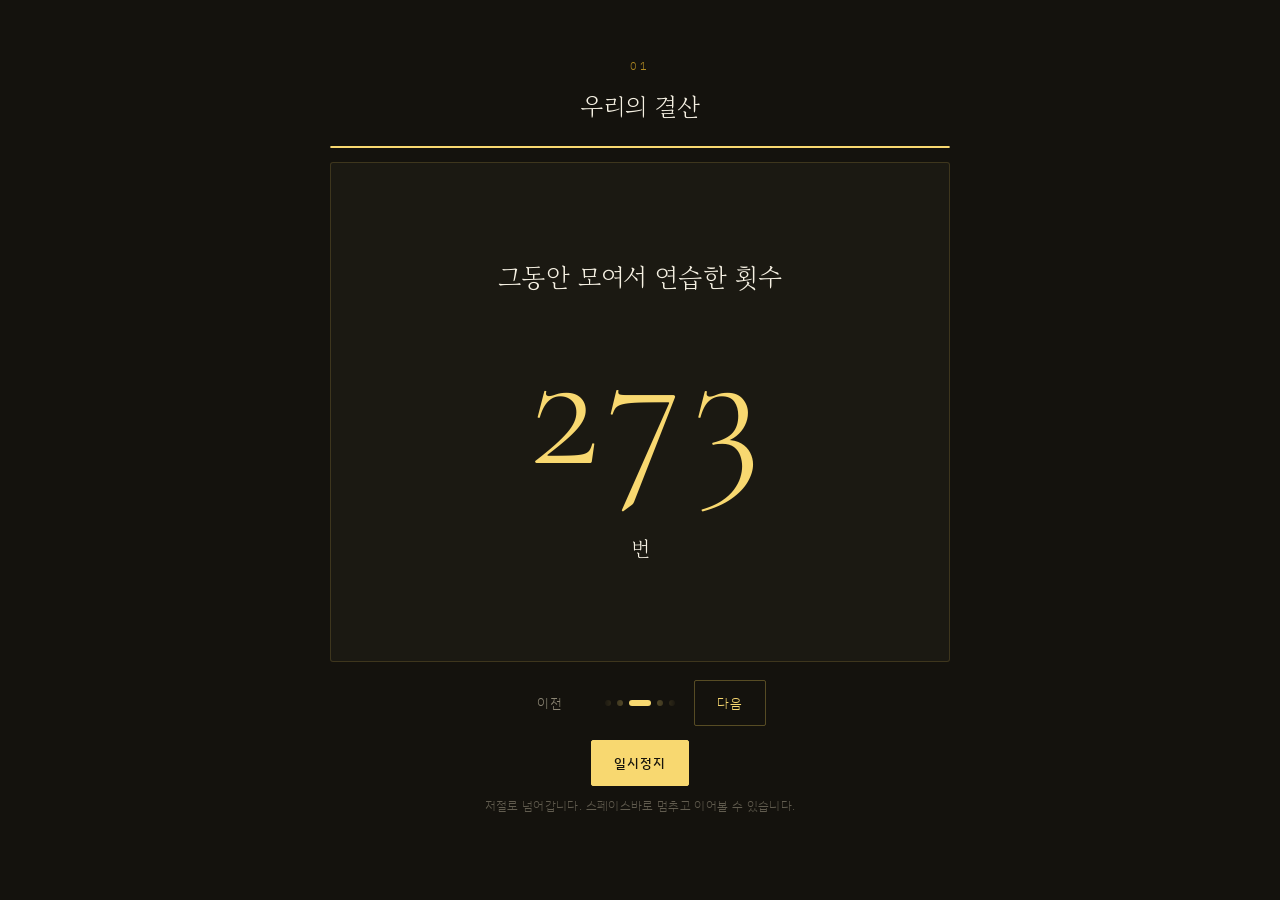
<file: index.html>
<!doctype html>
<html lang="ko">
<head>
<meta charset="utf-8">
<meta name="viewport" content="width=device-width, initial-scale=1, viewport-fit=cover">
<title>FELICIA</title>
<meta name="robots" content="noindex">
<link rel="canonical" href="wrapped.html">
<!-- 표지 대신 결산부터 시작합니다.
     표지에 메뉴를 두면 결산을 보기도 전에 응원으로 건너뛸 수 있었습니다.
     결산 → 다짐 → 응원은 마지막 장에서 차례로 이어집니다.
     replace 를 쓰는 건 뒤로 가기가 여기로 돌아와 다시 튕기지 않게 하려는 겁니다. -->
<script>location.replace("wrapped.html" + location.search + location.hash);</script>
<!-- meta refresh 는 일부러 쓰지 않습니다. 그건 방문 기록을 하나 남겨서
     결산에서 뒤로 가기를 누르면 여기로 왔다가 다시 튕겨 나가게 됩니다.
     아래 링크가 자바스크립트가 막힌 경우의 길입니다. -->
<style>
  html,body{height:100%}
  body{
    margin:0;background:#14120D;color:#F6F1E3;
    font-family:"IBM Plex Sans KR",'Malgun Gothic','Apple SD Gothic Neo',sans-serif;
    font-weight:300;display:flex;align-items:center;justify-content:center;text-align:center;
  }
  p{font-size:11px;letter-spacing:.3em;text-transform:uppercase;color:#AE8823;margin:0 0 14px}
  a{color:#F8D870;font-size:14px}
</style>
</head>
<body>
  <div>
    <p>FELICIA</p>
    <a href="wrapped.html">우리의 결산으로 →</a>
  </div>
</body>
</html>
</file>
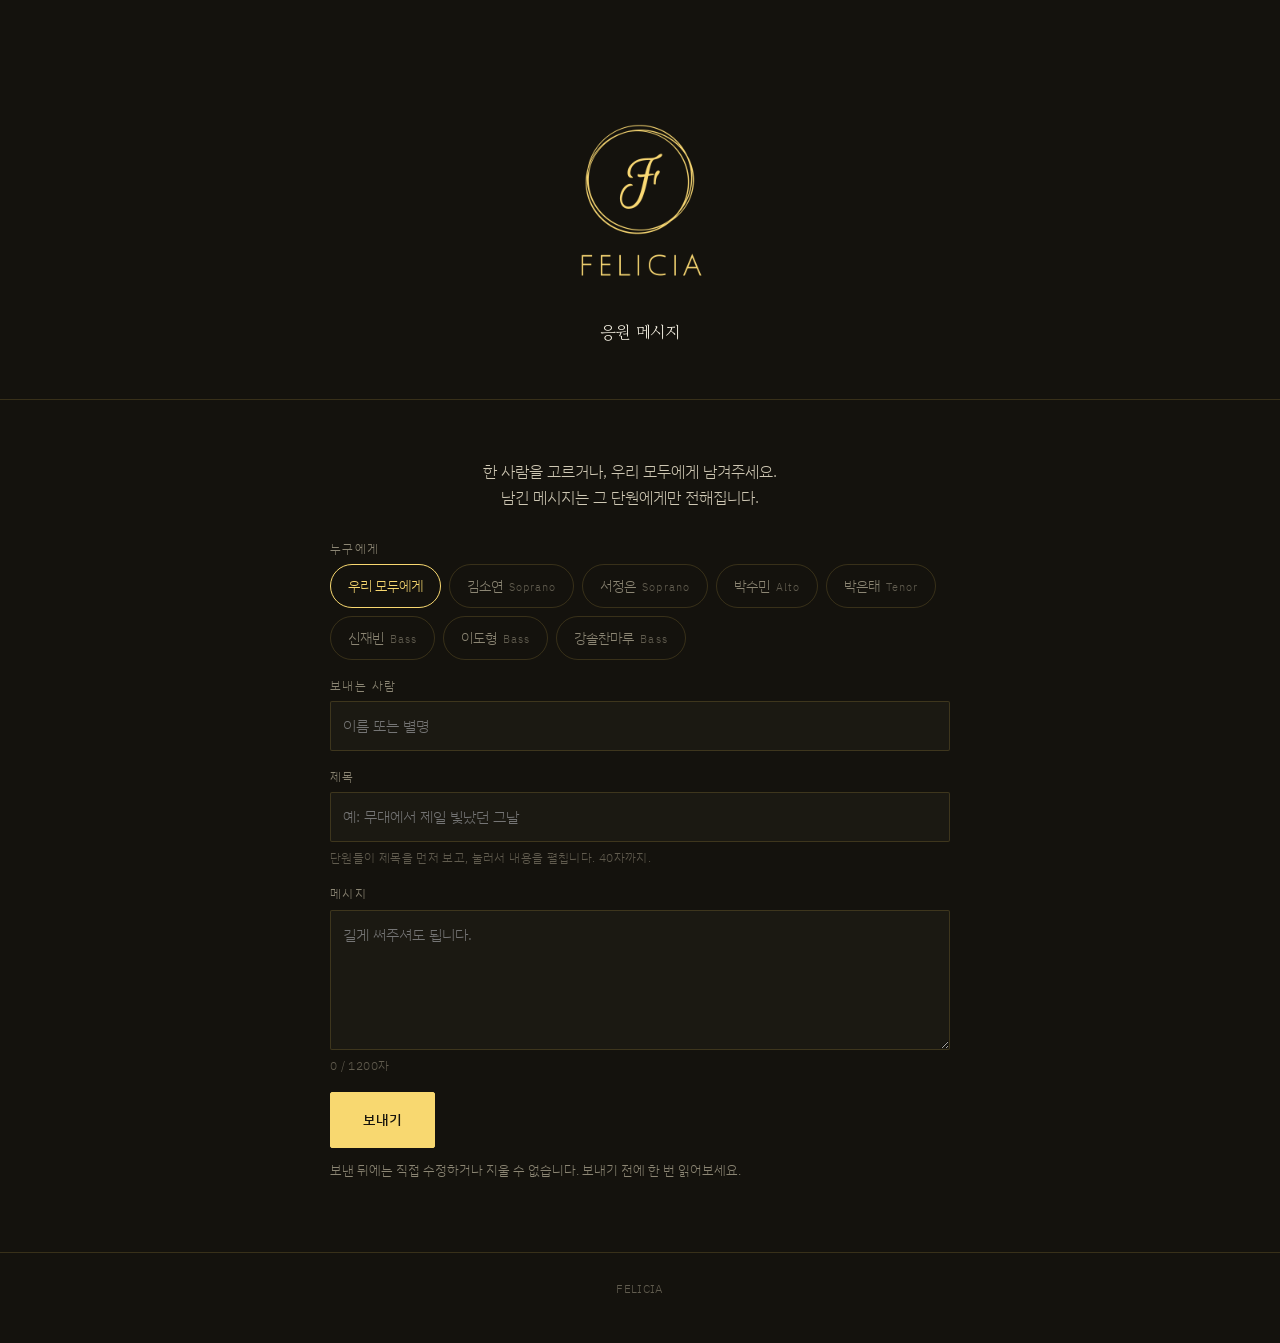
<file: cheer.html>
<!doctype html>
<html lang="ko">
<head>
<meta charset="utf-8">
<meta name="viewport" content="width=device-width, initial-scale=1, viewport-fit=cover">
<title>FELICIA 응원 메시지</title>
<meta name="description" content="중창단 FELICIA 단원들에게 응원 메시지를 남겨주세요.">
<link rel="stylesheet" href="https://fonts.googleapis.com/css2?family=Cormorant+Garamond:ital,wght@0,300;0,400;1,300&family=Gowun+Batang:wght@400;700&family=IBM+Plex+Sans+KR:wght@300;400;500&display=swap">
<link rel="stylesheet" href="assets/app.css?v=40">
</head>
<body>
<div class="app">

  <div class="cover">
    <div class="mark" id="mark"></div>
    <p class="sub">응원 메시지</p>
  </div>

  <section class="sec" id="form-sec">
    <div class="sec-in">
      <p class="lede center" style="margin-bottom:28px">
        한 사람을 고르거나, 우리 모두에게 남겨주세요.<br>
        남긴 메시지는 그 단원에게만 전해집니다.
      </p>

      <div class="field">
        <label>누구에게</label>
        <div class="chips" id="to-chips" style="justify-content:flex-start" role="group" aria-label="받는 사람"></div>
      </div>

      <div class="field">
        <label for="f-from">보내는 사람</label>
        <input type="text" id="f-from" maxlength="20" placeholder="이름 또는 별명" autocomplete="name">
      </div>

      <div class="field">
        <label for="f-title">제목</label>
        <input type="text" id="f-title" maxlength="40" placeholder="예: 무대에서 제일 빛났던 그날">
        <span class="tiny">단원들이 제목을 먼저 보고, 눌러서 내용을 펼칩니다. 40자까지.</span>
      </div>

      <div class="field">
        <label for="f-body">메시지</label>
        <textarea id="f-body" maxlength="1200" placeholder="길게 써주셔도 됩니다."></textarea>
        <span class="tiny"><span id="count">0</span> / 1200자</span>
      </div>

      <div class="warn" id="local-warn" hidden>
        저장소가 연결되지 않아 이 브라우저에만 저장됩니다. 단원들에게는 전달되지 않습니다.
      </div>

      <div class="row" style="margin-top:8px">
        <button class="btn solid lg" id="submit">보내기</button>
        <span class="tiny" id="msg"></span>
      </div>
      <p class="note">보낸 뒤에는 직접 수정하거나 지울 수 없습니다. 보내기 전에 한 번 읽어보세요.</p>
    </div>
  </section>

  <section class="sec" id="done-sec" hidden>
    <div class="sec-in center">
      <h2 id="done-title">보냈습니다.</h2>
      <p class="lede" style="margin:0 auto 26px" id="done-sub"></p>
      <div class="row" style="justify-content:center">
        <button class="btn solid" id="again">하나 더 남기기</button>
      </div>
    </div>
  </section>

  <div class="foot">
    <p class="tiny" style="margin:0">FELICIA</p>
  </div>
</div>

<script src="assets/app.js?v=40"></script>
<script>
(() => {
  "use strict";
  const F = window.FELICIA;
  const { $, esc, TEAM } = F;

  F.logo.ready.then(() => F.coverMark($("#mark")));
  if (!F.store.remote) $("#local-warn").hidden = false;

  let to = "team";
  function chips() {
    const items = [{ id: "team", name: "우리 모두에게", part: "" }]
      .concat(TEAM.members.map(m => ({ id: m.id, name: m.name, part: m.part })));
    $("#to-chips").innerHTML = items.map(i =>
      '<button type="button" data-t="' + i.id + '" aria-pressed="' + (i.id === to) + '">'
      + esc(i.name) + (i.part ? '<span class="part">' + esc(i.part) + "</span>" : "") + "</button>").join("");
  }
  chips();
  $("#to-chips").addEventListener("click", e => {
    const b = e.target.closest("[data-t]");
    if (!b) return;
    to = b.dataset.t; chips();
  });

  $("#f-body").addEventListener("input", e => { $("#count").textContent = e.target.value.length; });

  $("#submit").addEventListener("click", async () => {
    const from = $("#f-from").value.trim();
    const title = $("#f-title").value.trim();
    const body = $("#f-body").value.trim();

    if (!title) { $("#msg").textContent = "제목을 적어주세요."; $("#f-title").focus(); return; }
    if (!body) { $("#msg").textContent = "메시지를 적어주세요."; $("#f-body").focus(); return; }

    const btn = $("#submit");
    btn.disabled = true;
    $("#msg").textContent = "보내는 중…";
    try {
      await F.store.addCheer({ to, from: from || "익명", title, body });
      const name = to === "team" ? "단원 모두" : (F.member(to) || {}).name;
      $("#done-sub").textContent = name + "에게 전해졌습니다. 제목이 먼저 보이고, 누르면 내용이 열립니다.";
      $("#form-sec").hidden = true;
      $("#done-sec").hidden = false;
      window.scrollTo({ top: 0, behavior: "smooth" });
    } catch (e) {
      btn.disabled = false;
      $("#msg").textContent = "보내지 못했습니다. 잠시 후 다시 시도해주세요.";
    }
  });

  $("#again").addEventListener("click", () => {
    $("#f-title").value = "";
    $("#f-body").value = "";
    $("#count").textContent = "0";
    $("#msg").textContent = "";
    $("#submit").disabled = false;
    $("#done-sec").hidden = true;
    $("#form-sec").hidden = false;
    window.scrollTo({ top: 0, behavior: "smooth" });
  });
})();
</script>
</body>
</html>
</file>
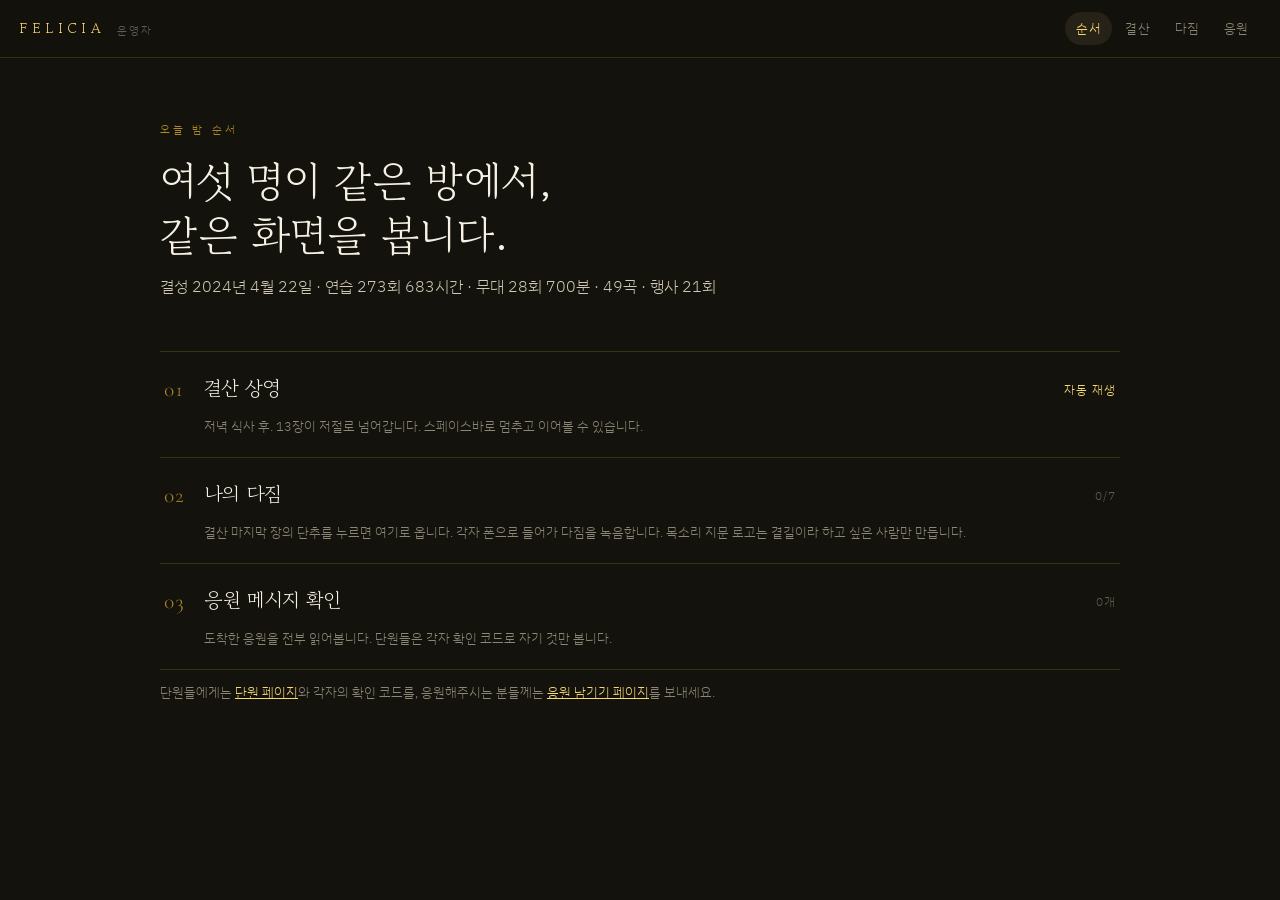
<file: host.html>
<!doctype html>
<html lang="ko">
<head>
<meta charset="utf-8">
<meta name="viewport" content="width=device-width, initial-scale=1, viewport-fit=cover">
<title>FELICIA 운영자</title>
<meta name="description" content="FELICIA 1박 2일 첫째 날 밤 진행 화면.">
<meta name="robots" content="noindex">
<link rel="stylesheet" href="https://fonts.googleapis.com/css2?family=Cormorant+Garamond:ital,wght@0,300;0,400;1,300&family=Gowun+Batang:wght@400;700&family=IBM+Plex+Sans+KR:wght@300;400;500&display=swap">
<link rel="stylesheet" href="assets/app.css?v=40">
</head>
<body>
<div class="app">
  <header class="topbar">
    <div class="brand"><b>Felicia</b><span>운영자</span></div>
    <nav class="nav" id="nav" aria-label="화면 이동">
      <button data-go="home" aria-current="true">순서</button>
      <button data-go="wrapped">결산</button>
      <button data-go="voice">다짐</button>
      <button data-go="cheers">응원</button>
    </nav>
  </header>

  <main class="stage">

    <!-- 순서 -->
    <section id="view-home" class="wrap">
      <div class="head">
        <p class="eyebrow">오늘 밤 순서</p>
        <h1>여섯 명이 같은 방에서,<br>같은 화면을 봅니다.</h1>
        <p class="lede" id="home-lede"></p>
      </div>
      <ol class="order">
        <li><button data-go="wrapped">
          <span class="idx">01</span><span class="ttl">결산 상영</span>
          <span class="state on">자동 재생</span>
          <span class="sub">저녁 식사 후. 13장이 저절로 넘어갑니다. 스페이스바로 멈추고 이어볼 수 있습니다.</span>
        </button></li>
        <li><a class="order-link" href="voice.html">
          <span class="idx">02</span><span class="ttl">나의 다짐</span>
          <span class="state" id="st-voice">0/7</span>
          <span class="sub">결산 마지막 장의 단추를 누르면 여기로 옵니다. 각자 폰으로 들어가 다짐을 녹음합니다. 목소리 지문 로고는 곁길이라 하고 싶은 사람만 만듭니다.</span>
        </a></li>
        <li><button data-go="cheers">
          <span class="idx">03</span><span class="ttl">응원 메시지 확인</span>
          <span class="state" id="st-cheers">0개</span>
          <span class="sub">도착한 응원을 전부 읽어봅니다. 단원들은 각자 확인 코드로 자기 것만 봅니다.</span>
        </button></li>
      </ol>
      <div class="warn" id="local-warn" hidden>
        저장소 주소가 비어 있어 이 기기 안에서만 저장됩니다. <code>assets/app.js</code>의 <code>ENDPOINT</code>를 채워주세요.
      </div>
      <p class="note">단원들에게는 <a href="index.html">단원 페이지</a>와 각자의 확인 코드를, 응원해주시는 분들께는 <a href="cheer.html">응원 남기기 페이지</a>를 보내세요.</p>
    </section>

    <!-- 결산 -->
    <section id="view-wrapped" hidden style="flex:1;display:flex;flex-direction:column">
      <div class="wr-progress wrap" id="wr-bar" style="max-width:960px"><i></i></div>
      <div class="wr wrap" id="wr-stage" style="padding-block:clamp(28px,7vh,80px);height:min(600px,70vh)"></div>
      <div class="wr-nav wrap" style="padding-block:0 12px">
        <button class="btn ghost" id="wr-prev">이전</button>
        <div class="wr-dots" id="wr-dots"></div>
        <button class="btn" id="wr-next">다음</button>
      </div>
      <div class="row wrap" style="justify-content:center;padding-block:0 28px">
        <button class="btn solid" id="wr-play">일시정지</button>
        <span class="tiny">스페이스바로 멈추고 이어보기 · ← → 로 직접 넘기기</span>
      </div>
    </section>


    <!-- 다짐 녹음 -->
    <section id="view-voice" class="wrap" hidden>
      <div class="head">
        <p class="eyebrow">02 — 다짐 녹음</p>
        <h1>단원들의 다짐</h1>
        <p class="lede">단원들이 올린 녹음입니다. 여기서 듣고 내려받을 수 있습니다. 파일은 저장소 계정의 드라이브 <b>FELICIA 녹음</b> 폴더에 보관됩니다.</p>
        <div class="row">
          <button class="btn" id="aud-reload">새로 불러오기</button>
          <span class="tiny" id="aud-count"></span>
        </div>
      </div>
      <ul class="msg-list" id="aud-list"></ul>
    </section>

    <!-- 응원 -->
    <section id="view-cheers" class="wrap" hidden>
      <div class="head">
        <p class="eyebrow">03 — 응원 메시지</p>
        <h1>도착한 응원</h1>
        <p class="lede">운영자 화면에서만 전부 펼쳐서 보입니다. 단원들은 <a href="mycheers.html">나에게 온 응원</a>에서 각자의 확인 코드를 넣어 자기에게 온 것과 모두에게 온 것만 봅니다.</p>
        <div class="row">
          <button class="btn" id="cheer-reload">새로 불러오기</button>
          <span class="tiny" id="cheer-count"></span>
        </div>
      </div>
      <ul class="msg-list" id="cheer-list"></ul>
    </section>
  </main>
</div>

<script src="assets/app.js?v=40"></script>
<script>
(() => {
  "use strict";
  const F = window.FELICIA;
  const { $, $$, esc, nf, TEAM } = F;
  const s = F.stats();

  $("#home-lede").textContent =
    "결성 " + s.foundedLabel + " · 연습 " + nf(TEAM.practice) + "회 " + nf(s.practiceH) + "시간 · 무대 "
    + TEAM.stages + "회 " + nf(s.stageMin) + "분 · " + TEAM.songs + "곡 · 행사 " + TEAM.events + "회";
  if (!F.store.remote) $("#local-warn").hidden = false;

  /* ---------- 화면 이동 ---------- */
  const VIEWS = ["home", "wrapped", "voice", "cheers"];
  let view = "home";
  function go(v) {
    view = v;
    VIEWS.forEach(x => { $("#view-" + x).hidden = (x !== v); });
    $$("#nav button").forEach(b => b.setAttribute("aria-current", String(b.dataset.go === v)));
    window.scrollTo({ top: 0, behavior: "instant" });
    if (v === "cheers" && !cheersLoaded) loadCheers();
    if (v === "voice" && !audioLoaded) loadAudio();
  }
  document.addEventListener("click", e => {
    const b = e.target.closest("[data-go]");
    if (b) go(b.dataset.go);
  });

  /* ---------- 결산 ---------- */
  const wrapped = F.mountWrapped({
    stage: $("#wr-stage"), dots: $("#wr-dots"),
    prev: $("#wr-prev"), next: $("#wr-next"),
    progress: $("#wr-bar"), play: $("#wr-play"), auto: true,
    keys: true, active: () => view === "wrapped"
  });
  $("#wr-stage").classList.add("wrap");

  /* ---------- 다짐 녹음 ---------- */
  let audioLoaded = false;
  const audioUrls = [];      // 만든 blob 주소를 모아 나중에 정리한다

  async function loadAudio() {
    $("#aud-list").innerHTML = '<li class="empty">불러오는 중…</li>';
    let items = [];
    try {
      items = await F.store.listAudio();
      audioLoaded = true;
    } catch (e) {
      $("#aud-list").innerHTML = '<li class="empty">불러오지 못했습니다. 저장소가 최신 판인지 확인해주세요.</li>';
      return;
    }
    /* 폴더에 시험 삼아 올린 파일이 섞여 있을 수 있다. 단원 것만 센다. */
    const byId = {};
    items.forEach(i => { if (TEAM.members.some(m => m.id === i.id)) byId[i.id] = i; });
    $("#aud-count").textContent = Object.keys(byId).length + " / " + TEAM.members.length + "명 올림";

    $("#aud-list").innerHTML = TEAM.members.map(m => {
      const it = byId[m.id];
      return "<li>"
        + '<p class="to">' + esc(m.part) + "</p>"
        + '<p class="t">' + esc(m.name) + "</p>"
        + (it
            ? '<p class="f">' + Math.round(it.bytes / 1024) + "KB · " + esc(String(it.at).slice(0, 10)) + "</p>"
              + '<div class="row" style="margin-top:10px">'
              + '<button class="btn" data-play="' + m.id + '">듣기</button>'
              + '<button class="btn ghost" data-dl="' + m.id + '">내려받기</button>'
              + '<span class="tiny" data-st="' + m.id + '"></span></div>'
              + '<div data-slot="' + m.id + '" style="margin-top:10px"></div>'
            : '<p class="f">아직 올리지 않았습니다.</p>')
        + "</li>";
    }).join("");
  }

  async function fetchAudio(id, stEl) {
    stEl.textContent = "받는 중… (10~30초)";
    const a = await F.store.getAudio(id);
    const url = URL.createObjectURL(a.blob);
    audioUrls.push(url);
    stEl.textContent = "";
    return { a: a, url: url };
  }

  $("#aud-list").addEventListener("click", async e => {
    const play = e.target.closest("[data-play]");
    const dl = e.target.closest("[data-dl]");
    if (!play && !dl) return;
    const id = (play || dl).dataset.play || (play || dl).dataset.dl;
    const st = $('[data-st="' + id + '"]');
    try {
      const got = await fetchAudio(id, st);
      if (play) {
        const slot = $('[data-slot="' + id + '"]');
        slot.innerHTML = '<audio controls autoplay style="width:100%"></audio>';
        slot.firstElementChild.src = got.url;
      } else {
        const m = F.member(id);
        const a = document.createElement("a");
        a.href = got.url;
        a.download = "felicia-다짐-" + (m ? m.name : id) + "." + (got.a.name.split(".").pop() || "m4a");
        document.body.appendChild(a); a.click(); a.remove();
      }
    } catch (err) {
      st.textContent = (err && err.message) || "실패했습니다.";
    }
  });

  $("#aud-reload").addEventListener("click", () => {
    audioUrls.splice(0).forEach(u => URL.revokeObjectURL(u));
    audioLoaded = false;
    loadAudio();
  });

  /* ---------- 응원 ---------- */
  let cheersLoaded = false;
  async function loadCheers() {
    $("#cheer-list").innerHTML = '<li class="empty">불러오는 중…</li>';
    try {
      const list = await F.store.getCheers();
      list.sort((a, b) => String(b.at).localeCompare(String(a.at)));
      cheersLoaded = true;
      $("#st-cheers").textContent = list.length + "개";
      $("#st-cheers").classList.toggle("on", list.length > 0);
      $("#cheer-count").textContent = list.length + "개 도착";
      $("#cheer-list").innerHTML = list.length ? list.map(c => {
        const to = c.to === "team" ? "우리 모두에게" : ((F.member(c.to) || {}).name || "?") + "에게";
        return "<li>"
          + '<p class="to">' + esc(to) + "</p>"
          + '<p class="t">' + esc(c.title) + "</p>"
          + '<p class="b">' + esc(c.body) + "</p>"
          + '<p class="f">— ' + esc(c.from || "익명") + "</p>"
          + "</li>";
      }).join("") : '<li class="empty">아직 도착한 응원이 없습니다.</li>';
    } catch (e) {
      $("#cheer-list").innerHTML = '<li class="empty">불러오지 못했습니다.</li>';
    }
  }
  $("#cheer-reload").addEventListener("click", () => { cheersLoaded = false; loadCheers(); });

  /* ---------- 시작 ---------- */
  (async () => {
    let prints = {};
    try { prints = await F.store.getPrints(); } catch (e) { prints = {}; }
    const done = TEAM.members.filter(m => prints[m.id] && prints[m.id].env).length;
    $("#st-voice").textContent = done + "/" + TEAM.members.length;
    $("#st-voice").classList.toggle("on", done > 0);
    loadCheers();
  })();
})();
</script>
</body>
</html>
</file>
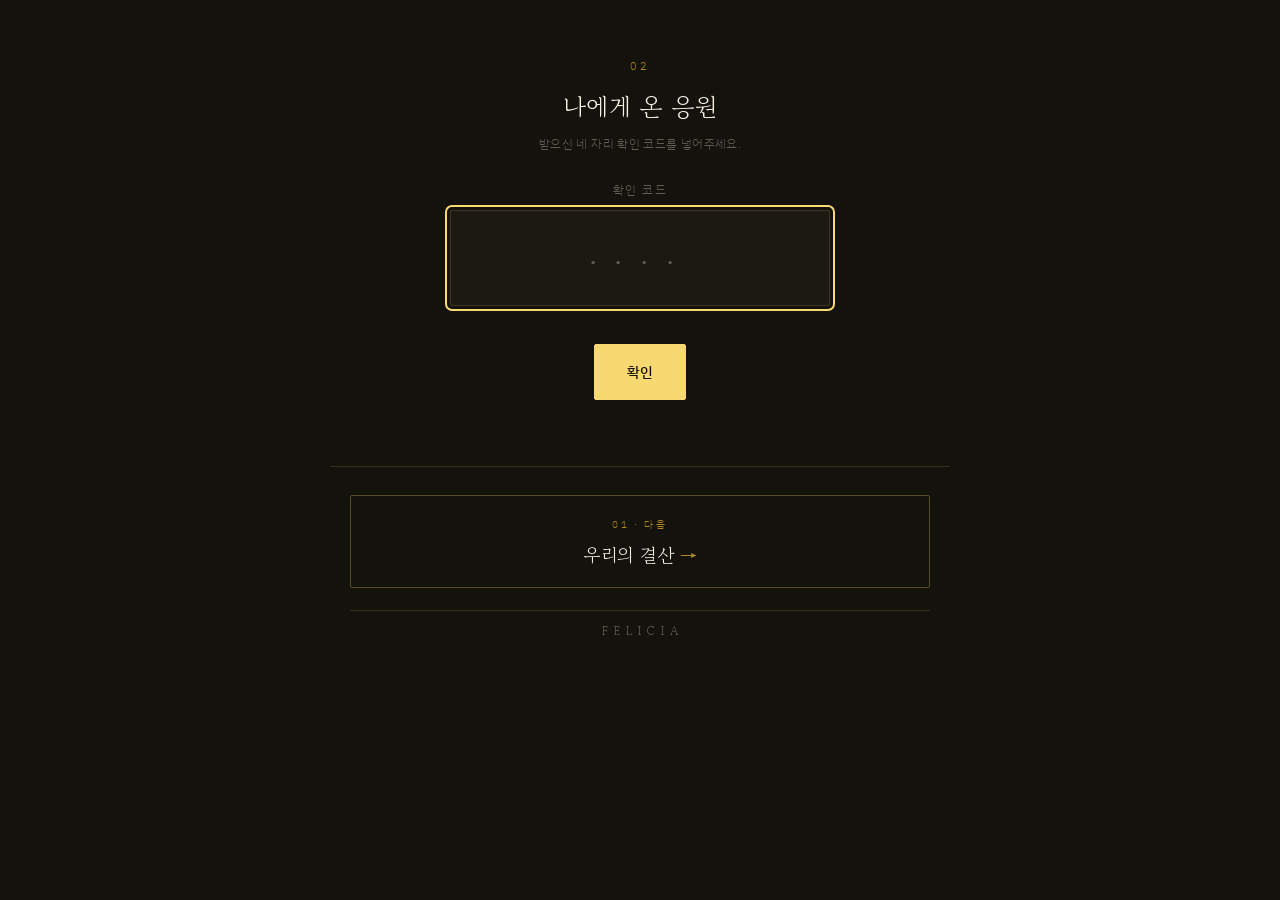
<file: mycheers.html>
<!doctype html>
<html lang="ko">
<head>
<meta charset="utf-8">
<meta name="viewport" content="width=device-width, initial-scale=1, viewport-fit=cover">
<title>나에게 온 응원 — FELICIA</title>
<meta name="description" content="확인 코드를 넣으면 나에게 온 응원 메시지만 보입니다.">
<meta name="robots" content="noindex">
<link rel="stylesheet" href="https://fonts.googleapis.com/css2?family=Cormorant+Garamond:ital,wght@0,300;0,400;1,300&family=Gowun+Batang:wght@400;700&family=IBM+Plex+Sans+KR:wght@300;400;500&display=swap">
<link rel="stylesheet" href="assets/app.css?v=40">
</head>
<body>
<div class="app">

  <!-- 코드 입력 -->
  <section class="sec" id="gate-sec" style="border-top:0">
    <div class="sec-in">
      <div class="gate">
        <p class="eyebrow">02</p>
        <h2>나에게 온 응원</h2>
        <p class="tiny" style="margin:0 0 26px">받으신 네 자리 확인 코드를 넣어주세요.</p>
        <label for="code" class="tiny" style="display:block;margin-bottom:10px;letter-spacing:.12em;text-transform:uppercase">확인 코드</label>
        <input class="code-in" type="text" id="code" inputmode="numeric" autocomplete="off"
               maxlength="4" pattern="[0-9]*" placeholder="····" aria-describedby="gate-msg">
        <p class="gate-msg" id="gate-msg" role="status"></p>
        <div class="row" style="justify-content:center;margin-top:6px">
          <button class="btn solid lg" id="enter">확인</button>
        </div>
      </div>
    </div>
  </section>

  <!-- 응원 보기 -->
  <section class="sec" id="view-sec" style="border-top:0" hidden>
    <div class="sec-in">
      <p class="eyebrow center">02</p>
      <h2>나에게 온 응원</h2>
      <p class="whoami" id="whoami"></p>
      <div class="cheer-stage" id="stage"><p class="empty">불러오는 중…</p></div>
      <div class="wr-nav" style="margin-top:18px">
        <button class="btn ghost" id="prev">이전</button>
        <div class="wr-dots" id="dots"></div>
        <button class="btn" id="next">다음</button>
      </div>
    </div>
  </section>

  <nav class="pagenav" id="pagenav" aria-label="페이지 이동"></nav>
</div>

<script src="assets/app.js?v=40"></script>
<script>
(() => {
  "use strict";
  const F = window.FELICIA;
  const { $, esc } = F;

  let me = null, list = [], idx = 0, open = false;

  /* ---------- 코드 ---------- */
  const input = $("#code");
  async function tryCode() {
    const id = await F.verifyCode(input.value);
    if (!id) {
      $("#gate-msg").textContent = "코드가 맞지 않습니다. 다시 확인해주세요.";
      input.select();
      return;
    }
    F.rememberMe(id);
    enter(id);
  }
  input.addEventListener("input", () => {
    input.value = input.value.replace(/\D/g, "").slice(0, 4);
    $("#gate-msg").textContent = "";
    if (input.value.length === 4) tryCode();   // 네 자리가 채워지면 바로 확인
  });
  input.addEventListener("keydown", e => { if (e.key === "Enter") tryCode(); });
  $("#enter").addEventListener("click", tryCode);

  /* ---------- 보기 ---------- */
  function enter(id) {
    me = id;
    const m = F.member(id);
    $("#gate-sec").hidden = true;
    $("#view-sec").hidden = false;
    $("#whoami").innerHTML = '<b>' + esc(m.name) + '</b><span>' + esc(m.part) + '</span>';
    load();
  }

  async function load() {
    try {
      const all = await F.store.getCheers();
      all.sort((a, b) => String(a.at).localeCompare(String(b.at)));
      list = F.cheersFor(all, me);
    } catch (e) {
      $("#stage").innerHTML = '<p class="empty">응원을 불러오지 못했습니다. 잠시 후 다시 열어주세요.</p>';
      return;
    }
    idx = 0; open = false;
    paint(true);
  }

  /* card 를 true 로 부르면 카드 전체가, false 면 펼쳐지는 본문만 살아난다.
     — 넘길 때는 카드가 통째로, 제목을 누를 때는 본문만 움직이게. */
  function paint(card) {
    const stage = $("#stage");
    if (!list.length) {
      stage.innerHTML = '<p class="empty">아직 도착한 응원이 없습니다.</p>';
      F.paintDots($("#dots"), 0, 0);
      $("#prev").disabled = true;
      $("#next").disabled = true;
      return;
    }
    idx = F.clamp(idx, 0, list.length - 1);
    const c = list[idx];
    const a = card ? " fadein" : "";
    stage.innerHTML =
      '<p class="cheer-to' + a + '">' + (c.to === "team" ? "우리 모두에게" : "나에게") + "</p>"
      + '<button class="cheer-title' + a + '" id="title">' + esc(c.title) + "</button>"
      + (open
          ? '<p class="cheer-body fadein">' + esc(c.body) + "</p>"
            + '<p class="cheer-from fadein">— ' + esc(c.from || "익명") + "</p>"
          : '<p class="cheer-hint' + a + '">제목을 누르면 내용이 열립니다</p>');
    $("#title").addEventListener("click", () => { open = !open; paint(false); });
    F.paintDots($("#dots"), idx, list.length);
    $("#prev").disabled = idx === 0;
    $("#next").disabled = false;
    $("#next").textContent = idx === list.length - 1 ? "처음으로" : "다음";
  }

  $("#next").addEventListener("click", () => { if (list.length) { idx = (idx + 1) % list.length; open = false; paint(true); } });
  $("#prev").addEventListener("click", () => { if (list.length) { idx = (idx - 1 + list.length) % list.length; open = false; paint(true); } });

  /* ---------- 시작 ---------- */
  F.mountPageNav($("#pagenav"), "mycheers");
  /* 기기를 함께 쓰다 다른 사람으로 들어가야 하면 주소 뒤에 ?reset 을 붙인다. */
  if (/[?&]reset/.test(location.search)) F.forgetMe();
  const remembered = F.recallMe();
  if (remembered) enter(remembered);
  else input.focus();
})();
</script>
</body>
</html>
</file>
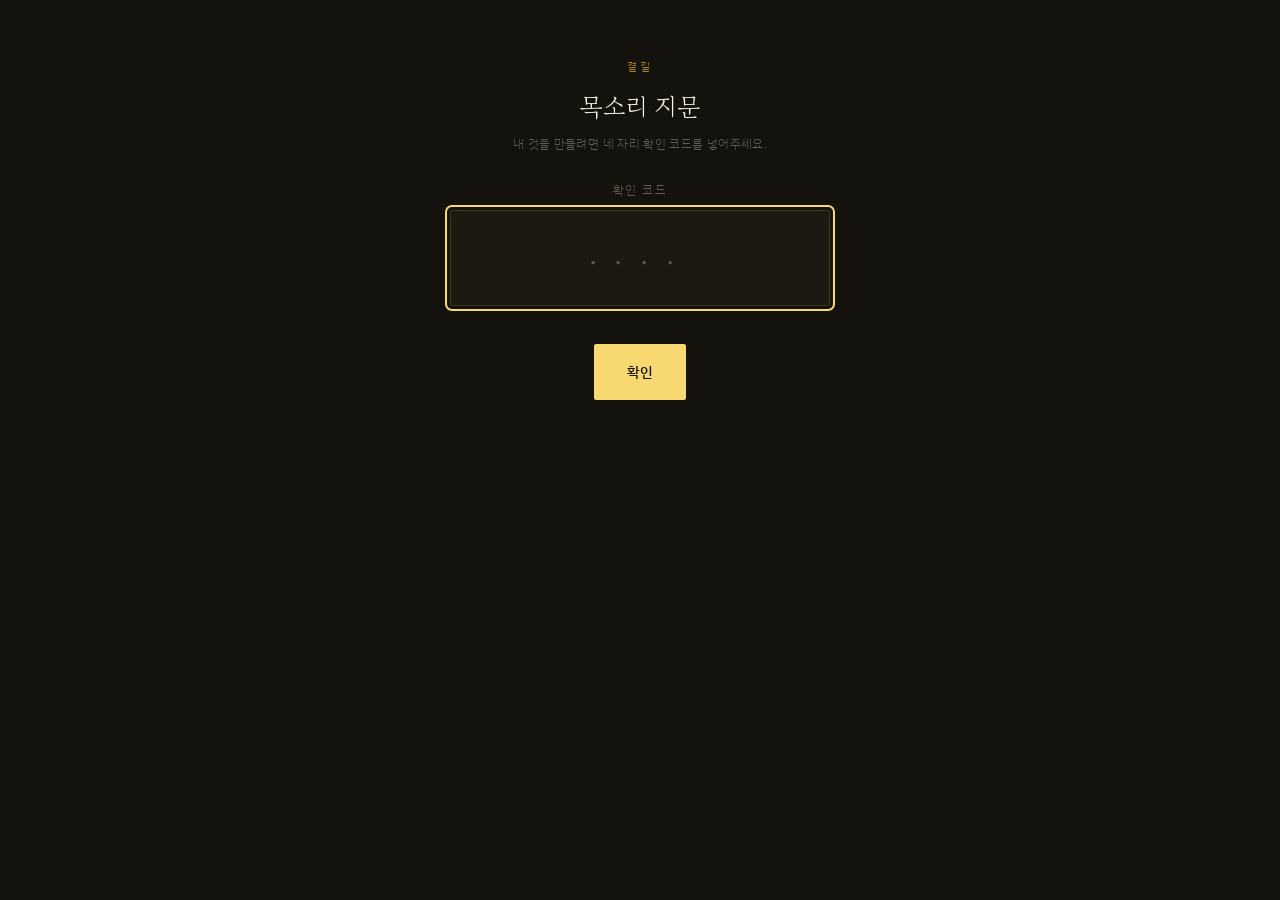
<file: print.html>
<!doctype html>
<html lang="ko">
<head>
<meta charset="utf-8">
<meta name="viewport" content="width=device-width, initial-scale=1, viewport-fit=cover">
<title>목소리 지문 — FELICIA</title>
<meta name="description" content="내 목소리를 분석해 만드는 FELICIA 로고.">
<meta name="robots" content="noindex">
<link rel="stylesheet" href="https://fonts.googleapis.com/css2?family=Cormorant+Garamond:ital,wght@0,300;0,400;1,300&family=Gowun+Batang:wght@400;700&family=IBM+Plex+Sans+KR:wght@300;400;500&display=swap">
<link rel="stylesheet" href="assets/app.css?v=40">
</head>
<body>
<div class="app">

  <!-- 코드 입력 -->
  <section class="sec" id="gate-sec" style="border-top:0">
    <div class="sec-in">
      <div class="gate">
        <p class="eyebrow">곁길</p>
        <h2>목소리 지문</h2>
        <p class="tiny" style="margin:0 0 26px">내 것을 만들려면 네 자리 확인 코드를 넣어주세요.</p>
        <label for="code" class="tiny" style="display:block;margin-bottom:10px;letter-spacing:.12em;text-transform:uppercase">확인 코드</label>
        <input class="code-in" type="text" id="code" inputmode="numeric" autocomplete="off"
               maxlength="4" pattern="[0-9]*" placeholder="····" aria-describedby="gate-msg">
        <p class="gate-msg" id="gate-msg" role="status"></p>
        <div class="row" style="justify-content:center;margin-top:6px">
          <button class="btn solid lg" id="enter">확인</button>
        </div>
      </div>
    </div>
  </section>

  <!-- 만들기 -->
  <section class="sec" id="make-sec" style="border-top:0" hidden>
    <div class="sec-in">
      <p class="eyebrow center">곁길</p>
      <h2>내 목소리 지문</h2>
      <p class="whoami" id="whoami"></p>

      <p class="note center" id="needrec" hidden style="margin-top:18px">
        아직 다짐을 녹음하지 않으셨습니다. 무늬 없이 로고만 그려집니다.
        <a href="voice.html" style="color:var(--gold)">먼저 녹음하러 가기 →</a>
      </p>

      <div class="art-box" id="art"></div>

      <div class="row" style="margin-top:16px;justify-content:center">
        <button class="btn" id="save" disabled>PNG로 저장</button>
        <div class="seg" role="group" aria-label="배경">
          <button id="bg-cream" aria-pressed="true">아이보리</button>
          <button id="bg-ink" aria-pressed="false">먹색</button>
        </div>
      </div>
      <p class="note center" id="msg">휴대폰에서는 이미지를 길게 눌러 저장할 수도 있습니다.</p>

      <div class="panel" style="margin-top:30px">
        <h3>내 정보</h3>
        <div class="grid2">
          <div class="field">
            <label>생년월일</label>
            <div class="ymd">
              <div class="sel" id="b-y" data-placeholder="년"></div>
              <div class="sel" id="b-m" data-placeholder="월"></div>
              <div class="sel" id="b-d" data-placeholder="일"></div>
            </div>
          </div>
          <div class="field">
            <label>입교 날짜</label>
            <div class="ymd">
              <div class="sel" id="j-y" data-placeholder="년"></div>
              <div class="sel" id="j-m" data-placeholder="월"></div>
              <div class="sel" id="j-d" data-placeholder="일"></div>
            </div>
          </div>
        </div>
        <p class="tiny" id="zodiac-note" style="margin:-6px 0 0">생년월일을 넣으면 별자리가 자동으로 붙습니다.</p>
      </div>

      <div class="panel">
        <h3>내 아이콘</h3>
        <div class="icon-pick" id="icons" role="group" aria-label="아이콘 선택"></div>
      </div>

      <p class="note center" id="savestate"></p>
    </div>
  </section>

  <!-- 모두 보기 -->
  <section class="sec" id="all-sec" hidden>
    <div class="sec-in">
      <h2>단원들의 지문</h2>
      <div class="chips" id="chips" role="group" aria-label="단원 선택" style="margin-top:20px"></div>
      <div class="art-box" id="art2"></div>
      <div class="row" style="margin-top:30px;justify-content:center">
        <a class="btn ghost" href="voice.html" style="font-size:12px">← 나의 다짐으로</a>
      </div>
    </div>
  </section>

</div>

<script src="assets/app.js?v=40"></script>
<script>
(() => {
  "use strict";
  const F = window.FELICIA;

  /* 브라우저가 예전 app.js 를 캐시하고 있으면 필요한 함수가 없어 화면이
     비어 보인다. 그 경우 빈 폼 대신 무엇을 하면 되는지 알려준다. */
  const needed = ["mountDate", "mountSelect", "shortDate", "drawIcon", "inflate", "drawArt", "savePNG"];
  const missing = !F ? ["전체"] : needed.filter(k => typeof F[k] !== "function")
    .concat(!F.ICON_KEYS || !F.ICON_KEYS.length ? ["ICON_KEYS"] : []);
  if (missing.length) {
    document.body.innerHTML =
      '<div style="max-width:420px;margin:18vh auto;padding:0 20px;text-align:center;'
      + 'font-family:\'IBM Plex Sans KR\',sans-serif;color:#F6F1E3">'
      + '<p style="font-size:11px;letter-spacing:.3em;color:#AE8823;margin:0 0 14px">FELICIA</p>'
      + '<h2 style="font-family:\'Gowun Batang\',serif;font-weight:400;font-size:24px;margin:0 0 14px">'
      + '오래된 화면이 남아 있습니다</h2>'
      + '<p style="font-size:14px;color:#CFC8B4;line-height:1.7;margin:0 0 22px">'
      + '새로고침하면 바로 정상으로 돌아옵니다.<br>'
      + '컴퓨터는 <b>Ctrl + Shift + R</b>, 휴대폰은 페이지를 닫고 다시 열어주세요.</p>'
      + '<button style="padding:12px 24px;background:#F8D870;border:0;border-radius:2px;'
      + 'color:#17140C;font-size:14px;cursor:pointer" onclick="location.reload(true)">새로고침</button>'
      + '<p style="font-size:11px;color:#615C4F;margin:20px 0 0">누락: ' + missing.join(", ") + '</p>'
      + '</div>';
    return;
  }

  const { $, esc, TEAM } = F;

  const canvas = document.createElement("canvas");
  canvas.width = canvas.height = 2048;
  const canvas2 = document.createElement("canvas");
  canvas2.width = canvas2.height = 2048;

  let me = null;          // 내 단원 id
  let prints = {};        // 전체
  let rec = {};           // 내 기록 (env·bands·born·joined·icon)
  let analysis = null;    // 화면에 그릴 분석 결과
  let bg = "cream";
  let saveTimer = null;
  /* 읽기가 실패했는데 그대로 저장하면 이미 저장돼 있던 생년월일·아이콘이
     빈 값으로 덮인다. 실제로 그렇게 값이 지워진 적이 있다. */
  let loaded = false;

  /* ---------- 코드 ---------- */
  const input = $("#code");
  async function tryCode() {
    const id = await F.verifyCode(input.value);
    if (!id) {
      $("#gate-msg").textContent = "코드가 맞지 않습니다. 다시 확인해주세요.";
      input.select();
      return;
    }
    F.rememberMe(id);
    enter(id);
  }
  input.addEventListener("input", () => {
    input.value = input.value.replace(/\D/g, "").slice(0, 4);
    $("#gate-msg").textContent = "";
    if (input.value.length === 4) tryCode();
  });
  input.addEventListener("keydown", e => { if (e.key === "Enter") tryCode(); });
  $("#enter").addEventListener("click", tryCode);

  /* ---------- 들어오기 ---------- */
  async function enter(id) {
    me = id;
    const m = F.member(id);
    $("#gate-sec").hidden = true;
    $("#make-sec").hidden = false;
    $("#all-sec").hidden = false;
    $("#whoami").innerHTML = '<b>' + esc(m.name) + '</b><span>' + esc(m.part) + '</span>';

    /* 저장소가 응답하는 데 몇 초 걸린다. 그동안 빈 화면으로 보이지 않게 알린다. */
    $("#savestate").textContent = "불러오는 중…";
    await F.logo.ready;
    try {
      prints = await F.store.getPrints();
      loaded = true;
      $("#savestate").textContent = "";
    } catch (e) {
      prints = {};
      loaded = false;
      $("#savestate").textContent = "저장된 내용을 불러오지 못했습니다. "
        + "이대로 고치면 기존 기록이 지워질 수 있어 저장을 잠가둡니다. 새로고침해주세요.";
    }
    rec = Object.assign({}, prints[me] || {});
    $("#needrec").hidden = !!rec.env;

    /* 한 군데가 실패해도 나머지는 살아나게 따로 감싼다. 예전 파일이 캐시에
       남아 섞이면 폼이 통째로 비어 보이는 일이 있었다. */
    const step = (what, fn) => {
      try { fn(); } catch (e) {
        console.error("[felicia] " + what, e);
        $("#savestate").textContent = "화면 일부를 불러오지 못했습니다. 새로고침(Ctrl+Shift+R)해주세요.";
      }
    };
    step("analysis", () => { analysis = F.inflate(rec); });
    step("dates", dateFields);
    step("icons", icons);
    step("art", paint);
    step("chips", chips);
  }

  /* ---------- 그리기 ---------- */
  function paint() {
    F.drawArt(canvas, { memberId: me, a: analysis, info: rec }, bg);
    const m = F.member(me);
    $("#art").innerHTML = '<img class="art" src="' + canvas.toDataURL("image/png")
      + '" alt="' + esc(m ? m.name : "") + '의 목소리 지문 로고">';
    $("#save").disabled = false;
    const z = F.zodiac(rec.born);
    $("#zodiac-note").textContent = z
      ? "별자리: " + z + " — 자동으로 계산했습니다."
      : "생년월일을 넣으면 별자리가 자동으로 붙습니다.";
  }

  /* ---------- 저장 ---------- */
  function queueSave() {
    if (!loaded) {
      $("#savestate").textContent = "불러오지 못한 상태라 저장하지 않습니다. 새로고침해주세요.";
      return;
    }
    clearTimeout(saveTimer);
    $("#savestate").textContent = "저장 중…";
    saveTimer = setTimeout(async () => {
      try {
        await F.store.mergePrint(me, rec);
        prints[me] = rec;
        $("#savestate").textContent = "저장했습니다.";
        chips();
      } catch (e) {
        $("#savestate").textContent = "저장하지 못했습니다. 잠시 후 다시 시도해주세요.";
      }
    }, 700);
  }

  /* ---------- 내 정보 ----------
     생년월일은 네 자리 연도, 입교 날짜는 두 자리(00~99) 연도를 씁니다. */
  function dateFields() {
    F.mountDate({ y: $("#b-y"), m: $("#b-m"), d: $("#b-d") }, {
      digits: 4, yearFrom: 2012, yearTo: 1955, value: rec.born,
      onChange: v => { rec.born = v; paint(); queueSave(); }
    });
    F.mountDate({ y: $("#j-y"), m: $("#j-m"), d: $("#j-d") }, {
      digits: 2, yearFrom: 0, yearTo: 99, value: rec.joined,
      onChange: v => { rec.joined = v; paint(); queueSave(); }
    });
  }

  /* ---------- 아이콘 ---------- */
  function icons() {
    $("#icons").innerHTML = F.ICON_KEYS.map(k =>
      '<button type="button" data-i="' + k + '" aria-pressed="' + (rec.icon === k) + '" title="' + esc(F.ICONS[k].label) + '">'
      + '<canvas width="72" height="72"></canvas>'
      + '<span>' + esc(F.ICONS[k].label) + '</span></button>').join("");
    F.ICON_KEYS.forEach(k => {
      const c = $('#icons [data-i="' + k + '"] canvas');
      const g = c.getContext("2d");
      g.clearRect(0, 0, 72, 72);
      F.drawIcon(g, k, 36, 36, 46, rec.icon === k ? "#F8D870" : "#8C8674");
    });
  }
  $("#icons").addEventListener("click", e => {
    const b = e.target.closest("[data-i]");
    if (!b) return;
    rec.icon = (rec.icon === b.dataset.i) ? "" : b.dataset.i;
    icons(); paint(); queueSave();
  });

  /* ---------- 배경 · 저장 ---------- */
  function setBg(v) {
    bg = v;
    $("#bg-cream").setAttribute("aria-pressed", String(v === "cream"));
    $("#bg-ink").setAttribute("aria-pressed", String(v === "ink"));
    paint();
  }
  $("#bg-cream").addEventListener("click", () => setBg("cream"));
  $("#bg-ink").addEventListener("click", () => setBg("ink"));
  $("#save").addEventListener("click", async () => {
    const m = F.member(me);
    const ok = await F.savePNG(canvas, "felicia-" + (m ? m.name : "voiceprint") + ".png");
    $("#msg").textContent = ok ? "저장했습니다." : "저장하지 못했습니다. 이미지를 길게 눌러 저장해주세요.";
  });

  /* ---------- 모두 보기 ---------- */
  let sel = null;
  function chips() {
    $("#chips").innerHTML = TEAM.members.map(m => {
      const has = !!(prints[m.id] && prints[m.id].env);
      return '<button data-m="' + m.id + '" aria-pressed="' + (m.id === sel) + '"' + (has ? "" : " disabled") + '>'
        + esc(m.name) + '<span class="part">' + esc(m.part) + '</span></button>';
    }).join("");
    if (sel && !(prints[sel] && prints[sel].env)) sel = null;
    paint2();
  }
  function paint2() {
    if (!sel) {
      $("#art2").innerHTML = '<p class="empty">이름을 누르면 그 사람의 지문이 나옵니다.</p>';
      return;
    }
    const p = prints[sel];
    F.drawArt(canvas2, { memberId: sel, a: F.inflate(p), info: p }, "cream");
    const m = F.member(sel);
    $("#art2").innerHTML = '<img class="art" src="' + canvas2.toDataURL("image/png")
      + '" alt="' + esc(m ? m.name : "") + '의 목소리 지문 로고">';
  }
  $("#chips").addEventListener("click", e => {
    const b = e.target.closest("[data-m]");
    if (!b || b.disabled) return;
    sel = (sel === b.dataset.m) ? null : b.dataset.m;
    chips();
  });

  /* ---------- 시작 ---------- */
  /* 기기를 함께 쓰다 다른 사람으로 들어가야 하면 주소 뒤에 ?reset 을 붙인다. */
  if (/[?&]reset/.test(location.search)) F.forgetMe();
  const remembered = F.recallMe();
  if (remembered) enter(remembered);
  else input.focus();
})();
</script>
</body>
</html>
</file>
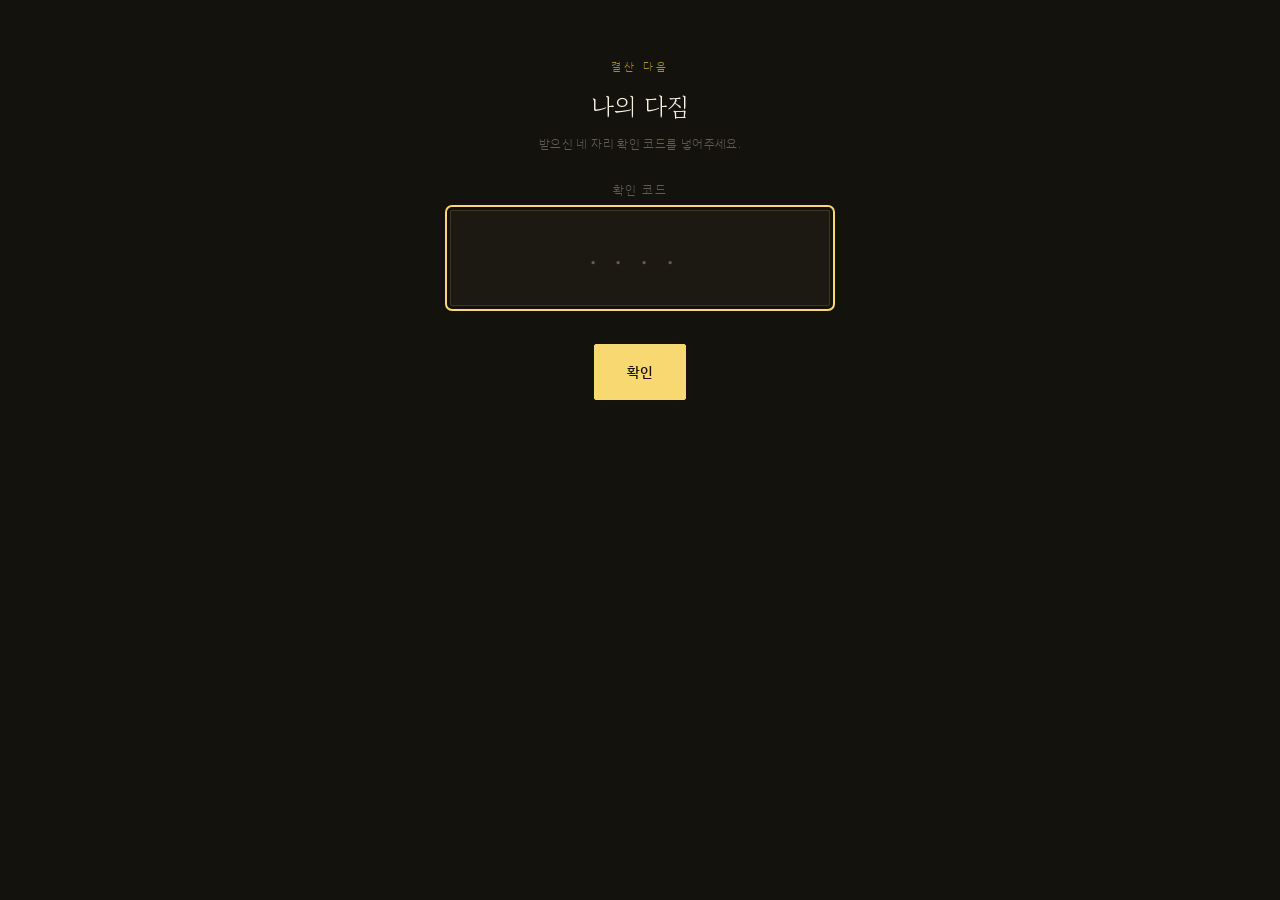
<file: voice.html>
<!doctype html>
<html lang="ko">
<head>
<meta charset="utf-8">
<meta name="viewport" content="width=device-width, initial-scale=1, viewport-fit=cover">
<title>나의 다짐 — FELICIA</title>
<meta name="description" content="앞으로의 다짐을 목소리로 남깁니다.">
<meta name="robots" content="noindex">
<link rel="stylesheet" href="https://fonts.googleapis.com/css2?family=Cormorant+Garamond:ital,wght@0,300;0,400;1,300&family=Gowun+Batang:wght@400;700&family=IBM+Plex+Sans+KR:wght@300;400;500&display=swap">
<link rel="stylesheet" href="assets/app.css?v=40">
</head>
<body>
<div class="app">

  <!-- 코드 입력 -->
  <section class="sec" id="gate-sec" style="border-top:0">
    <div class="sec-in">
      <div class="gate">
        <p class="eyebrow">결산 다음</p>
        <h2>나의 다짐</h2>
        <p class="tiny" style="margin:0 0 26px">받으신 네 자리 확인 코드를 넣어주세요.</p>
        <label for="code" class="tiny" style="display:block;margin-bottom:10px;letter-spacing:.12em;text-transform:uppercase">확인 코드</label>
        <input class="code-in" type="text" id="code" inputmode="numeric" autocomplete="off"
               maxlength="4" pattern="[0-9]*" placeholder="····" aria-describedby="gate-msg">
        <p class="gate-msg" id="gate-msg" role="status"></p>
        <div class="row" style="justify-content:center;margin-top:6px">
          <button class="btn solid lg" id="enter">확인</button>
        </div>
      </div>
    </div>
  </section>

  <!-- 녹음 -->
  <section class="sec" id="make-sec" style="border-top:0" hidden>
    <div class="sec-in">
      <p class="eyebrow center">결산 다음</p>
      <h2>나의 다짐</h2>
      <p class="whoami" id="whoami"></p>

      <div class="panel" style="margin-top:26px">
        <p class="tiny" style="margin:0 0 16px">
          앞으로의 다짐을 목소리로 남겨주세요. <b>30초~1분</b>이 좋습니다.
          한 번 올리면 그대로 보관되고, 다시 올리면 덮어씁니다.
        </p>
        <label class="drop" id="drop" for="file">
          <input type="file" id="file" accept="audio/*" hidden>
          <b style="color:var(--gold);font-weight:400">녹음 파일 첨부</b>
          <span class="tiny" style="display:block;margin-top:6px">m4a · mp3 · wav · 끌어다 놓아도 됩니다</span>
        </label>
        <div class="row" style="margin-top:12px">
          <button class="btn" id="rec">여기서 바로 녹음 (60초)</button>
          <span class="tiny" id="recmsg"></span>
        </div>
        <div class="bar"><i id="bar"></i></div>
        <p class="note" id="msg" style="margin:14px 0 0"></p>
      </div>

      <!-- 곁길. 하고 싶은 사람만 갑니다. -->
      <div class="row" style="margin-top:26px;justify-content:center">
        <a class="btn ghost" href="print.html" style="font-size:12px">목소리 지문 로고 만들기 →</a>
        <a class="btn ghost" href="index.html" style="font-size:12px">← 처음으로</a>
      </div>
      <p class="tiny center" style="margin-top:10px;opacity:.7">
        녹음한 목소리로 나만의 로고를 그려 내려받을 수 있습니다. 하고 싶은 분만 하세요.
      </p>
    </div>
  </section>

</div>

<script src="assets/app.js?v=40"></script>
<script>
(() => {
  "use strict";
  const F = window.FELICIA;

  /* 브라우저가 예전 app.js 를 캐시하고 있으면 필요한 함수가 없어 화면이
     비어 보인다. 그 경우 빈 폼 대신 무엇을 하면 되는지 알려준다. */
  const needed = ["analyze", "pack", "verifyCode"];
  const missing = !F ? ["전체"] : needed.filter(k => typeof F[k] !== "function");
  if (missing.length) {
    document.body.innerHTML =
      '<div style="max-width:420px;margin:18vh auto;padding:0 20px;text-align:center;'
      + 'font-family:\'IBM Plex Sans KR\',sans-serif;color:#F6F1E3">'
      + '<p style="font-size:11px;letter-spacing:.3em;color:#AE8823;margin:0 0 14px">FELICIA</p>'
      + '<h2 style="font-family:\'Gowun Batang\',serif;font-weight:400;font-size:24px;margin:0 0 14px">'
      + '오래된 화면이 남아 있습니다</h2>'
      + '<p style="font-size:14px;color:#CFC8B4;line-height:1.7;margin:0 0 22px">'
      + '새로고침하면 바로 정상으로 돌아옵니다.<br>'
      + '컴퓨터는 <b>Ctrl + Shift + R</b>, 휴대폰은 페이지를 닫고 다시 열어주세요.</p>'
      + '<button style="padding:12px 24px;background:#F8D870;border:0;border-radius:2px;'
      + 'color:#17140C;font-size:14px;cursor:pointer" onclick="location.reload(true)">새로고침</button>'
      + '<p style="font-size:11px;color:#615C4F;margin:20px 0 0">누락: ' + missing.join(", ") + '</p>'
      + '</div>';
    return;
  }

  const { $, esc } = F;

  let me = null;
  let rec = {};           // 내 기록 (env·bands·born·joined·icon)
  /* 읽기가 실패했는데 그대로 저장하면 이미 저장돼 있던 생년월일·아이콘이
     빈 값으로 덮인다. 실제로 그렇게 값이 지워진 적이 있다. */
  let loaded = false;

  /* ---------- 코드 ---------- */
  const input = $("#code");
  async function tryCode() {
    const id = await F.verifyCode(input.value);
    if (!id) {
      $("#gate-msg").textContent = "코드가 맞지 않습니다. 다시 확인해주세요.";
      input.select();
      return;
    }
    F.rememberMe(id);
    enter(id);
  }
  input.addEventListener("input", () => {
    input.value = input.value.replace(/\D/g, "").slice(0, 4);
    $("#gate-msg").textContent = "";
    if (input.value.length === 4) tryCode();
  });
  input.addEventListener("keydown", e => { if (e.key === "Enter") tryCode(); });
  $("#enter").addEventListener("click", tryCode);

  /* ---------- 들어오기 ---------- */
  async function enter(id) {
    me = id;
    const m = F.member(id);
    $("#gate-sec").hidden = true;
    $("#make-sec").hidden = false;
    $("#whoami").innerHTML = '<b>' + esc(m.name) + '</b><span>' + esc(m.part) + '</span>';

    /* 저장소가 응답하는 데 몇 초 걸린다. 그동안 빈 화면으로 보이지 않게 알린다. */
    $("#msg").textContent = "불러오는 중…";
    try {
      const prints = await F.store.getPrints();
      rec = Object.assign({}, prints[me] || {});
      loaded = true;
      $("#msg").textContent = rec.audio
        ? "이미 다짐을 올리셨습니다. 다시 올리면 덮어씁니다."
        : "";
    } catch (e) {
      rec = {};
      loaded = false;
      $("#msg").textContent = "저장된 내용을 불러오지 못했습니다. "
        + "이대로 올리면 기존 기록이 지워질 수 있어 잠가둡니다. 새로고침해주세요.";
    }
  }

  /* ---------- 다짐 ----------
     같은 파일로 두 가지를 한다: 파일 자체는 저장소에 올려 보관하고,
     무늬(env·bands)는 따로 담아둔다. 지문 로고를 만들고 싶은 사람은
     print.html 에서 이 무늬로 바로 그린다. 둘 중 하나가 실패해도 다른
     하나는 남긴다. */
  async function handleAudio(file) {
    if (!loaded) {
      $("#msg").textContent = "불러오지 못한 상태라 올리지 않습니다. 새로고침해주세요.";
      return;
    }
    const MAX = 12 * 1024 * 1024;
    if (file.size > MAX) {
      $("#msg").textContent = "녹음이 너무 깁니다 (12MB 넘음). 30초~1분으로 다시 해주세요.";
      return;
    }
    $("#msg").textContent = "분석 중…";
    $("#bar").style.width = "5%";

    try {
      const a = await F.analyze(await file.arrayBuffer(), p => { $("#bar").style.width = Math.round(p * 70) + "%"; });
      Object.assign(rec, F.pack(a));
      F.store.mergePrint(me, rec).catch(() => { /* 파일 보관이 본론이다 */ });
    } catch (e) {
      $("#msg").textContent = "이 파일을 읽지 못했습니다. m4a · mp3 · wav 중 다른 형식으로 시도해주세요.";
      $("#bar").style.width = "0";
      return;
    }

    /* 파일 보관. 저장소가 base64 로 주고받으며 드라이브를 거치느라 느리다.
       234KB 가 12초쯤 걸렸으니, 멈춘 것처럼 보이지 않게 초를 세어 보여준다. */
    const kb = Math.round(file.size / 1024);
    let sec = 0;
    $("#msg").textContent = "다짐을 올리는 중… " + kb + "KB (20~40초 걸립니다)";
    const tick = setInterval(() => {
      sec++;
      $("#msg").textContent = "다짐을 올리는 중… " + kb + "KB · " + sec + "초 — 창을 닫지 마세요";
      $("#bar").style.width = Math.min(98, 70 + sec * 1.2) + "%";
    }, 1000);
    try {
      await F.store.putAudio(me, file);
      clearInterval(tick);
      rec.audio = 1;
      $("#bar").style.width = "100%";
      $("#msg").textContent = "다 됐습니다. 고맙습니다!";
      F.store.mergePrint(me, rec).catch(() => {});
    } catch (e) {
      clearInterval(tick);
      $("#bar").style.width = "70%";
      $("#msg").textContent = "보관에 실패했습니다. "
        + (e && e.message ? e.message : "") + " 다시 올려보세요.";
    }
  }

  $("#file").addEventListener("change", e => { const f = e.target.files[0]; if (f) handleAudio(f); });
  const drop = $("#drop");
  ["dragenter", "dragover"].forEach(ev => drop.addEventListener(ev, e => { e.preventDefault(); drop.classList.add("hot"); }));
  ["dragleave", "drop"].forEach(ev => drop.addEventListener(ev, e => { e.preventDefault(); drop.classList.remove("hot"); }));
  drop.addEventListener("drop", e => { const f = e.dataTransfer.files[0]; if (f) handleAudio(f); });

  /* 다짐은 길이가 사람마다 다르니 한 번 더 눌러 끝낼 수 있어야 한다. */
  let recorder = null, recTimer = null;
  $("#rec").addEventListener("click", async () => {
    if (recorder) { recorder.stop(); return; }
    if (!navigator.mediaDevices || !navigator.mediaDevices.getUserMedia || !window.MediaRecorder) {
      $("#recmsg").textContent = "이 브라우저에서는 마이크를 쓸 수 없습니다. 파일로 넣어주세요."; return;
    }
    try {
      const stream = await navigator.mediaDevices.getUserMedia({ audio: true });
      const chunks = [];
      recorder = new MediaRecorder(stream);
      recorder.ondataavailable = e => chunks.push(e.data);
      recorder.onstop = () => {
        clearInterval(recTimer);
        stream.getTracks().forEach(t => t.stop());
        recorder = null;
        $("#rec").textContent = "여기서 바로 녹음 (60초)";
        $("#recmsg").textContent = "";
        const type = (chunks[0] && chunks[0].type) || "audio/webm";
        const blob = new Blob(chunks, { type: type });
        blob.name = "다짐." + ((type.split("/")[1] || "webm").split(";")[0]);
        handleAudio(blob);
      };
      recorder.start();
      let left = 60;
      $("#rec").textContent = "녹음 끝내기";
      $("#recmsg").textContent = "녹음 중 " + left + "초 — 다 말했으면 끝내기를 누르세요";
      recTimer = setInterval(() => {
        left--;
        $("#recmsg").textContent = "녹음 중 " + left + "초 남음";
        if (left <= 0 && recorder) recorder.stop();
      }, 1000);
    } catch (e) {
      recorder = null;
      $("#recmsg").textContent = "마이크 권한이 없습니다. 파일로 넣어주세요.";
    }
  });

  /* ---------- 시작 ---------- */
  /* 기기를 함께 쓰다 다른 사람으로 들어가야 하면 주소 뒤에 ?reset 을 붙인다. */
  if (/[?&]reset/.test(location.search)) F.forgetMe();
  const remembered = F.recallMe();
  if (remembered) enter(remembered);
  else input.focus();
})();
</script>
</body>
</html>
</file>
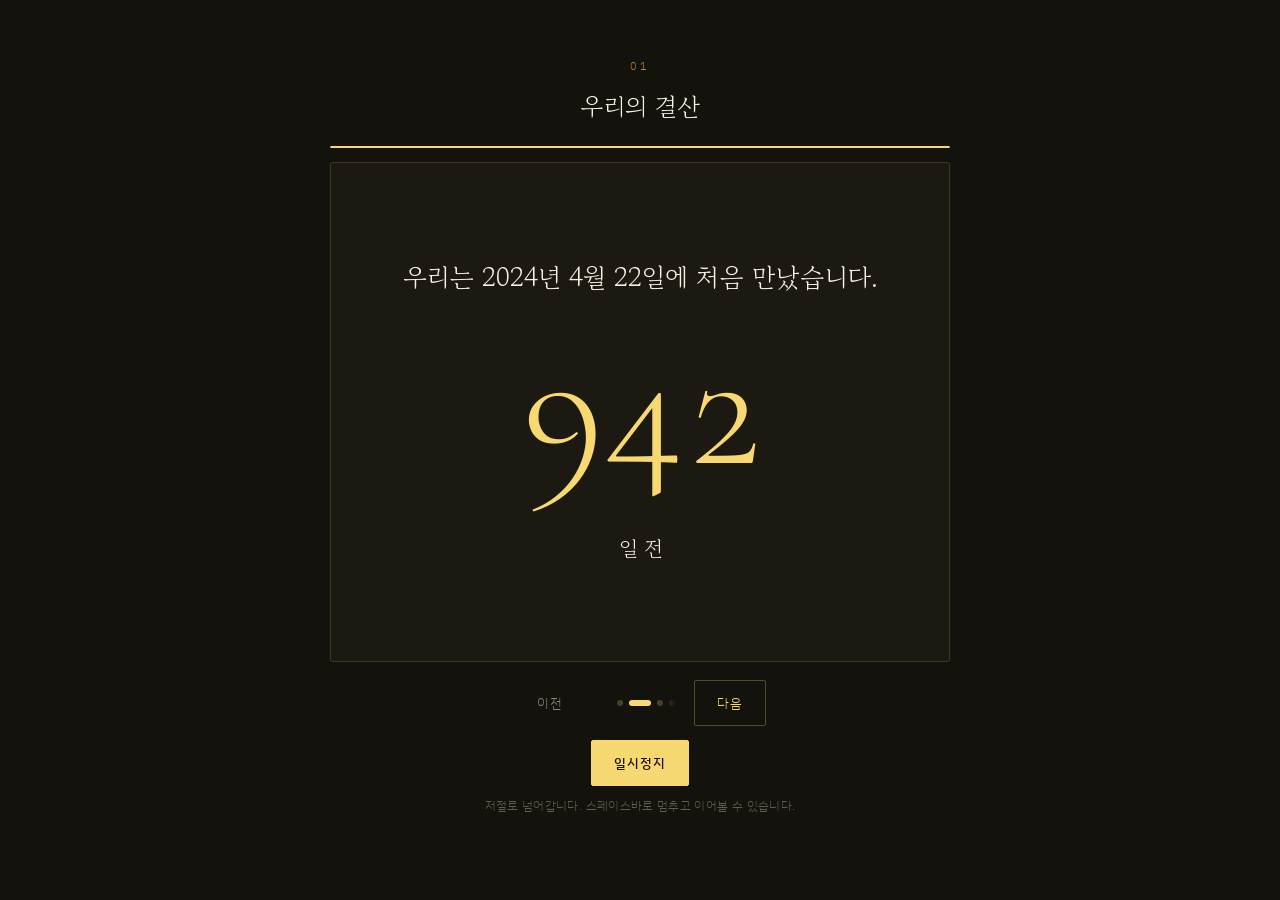
<file: wrapped.html>
<!doctype html>
<html lang="ko">
<head>
<meta charset="utf-8">
<meta name="viewport" content="width=device-width, initial-scale=1, viewport-fit=cover">
<title>우리의 결산 — FELICIA</title>
<meta name="description" content="942일, 683시간, 그리고 700분. 중창단 FELICIA의 기록.">
<link rel="stylesheet" href="https://fonts.googleapis.com/css2?family=Cormorant+Garamond:ital,wght@0,300;0,400;1,300&family=Gowun+Batang:wght@400;700&family=IBM+Plex+Sans+KR:wght@300;400;500&display=swap">
<link rel="stylesheet" href="assets/app.css?v=40">
</head>
<body>
<div class="app">

  <section class="sec" style="border-top:0">
    <div class="sec-in">
      <p class="eyebrow center">01</p>
      <h2>우리의 결산</h2>
      <div class="wr-progress" id="bar" style="margin-top:22px"><i></i></div>
      <div class="card-box"><div class="wr" id="stage"></div></div>
      <div class="wr-nav" style="margin-top:18px">
        <button class="btn ghost" id="prev">이전</button>
        <div class="wr-dots" id="dots"></div>
        <button class="btn" id="next">다음</button>
      </div>
      <div class="row" style="margin-top:14px;justify-content:center">
        <button class="btn solid" id="play">일시정지</button>
      </div>
      <p class="tiny center" style="margin-top:10px">저절로 넘어갑니다. 스페이스바로 멈추고 이어볼 수 있습니다.</p>
    </div>
  </section>

  <nav class="pagenav" id="pagenav" aria-label="페이지 이동"></nav>
</div>

<script src="assets/app.js?v=40"></script>
<script>
(() => {
  "use strict";
  const F = window.FELICIA;
  const nav = F.$("#pagenav");
  /* 결산을 다 보기 전에는 내보내지 않는다. 중간에 눈에 띄면 끝을 보기도
     전에 응원으로 건너뛰게 된다. 마지막 장에 닿으면 그때 떠오른다. */
  nav.hidden = true;

  F.mountWrapped({
    stage: F.$("#stage"), dots: F.$("#dots"),
    prev: F.$("#prev"), next: F.$("#next"),
    progress: F.$("#bar"), play: F.$("#play"), auto: true,
    keys: true, active: () => true,
    onSlide(i, n) {
      if (i === n - 1 && nav.hidden) { nav.hidden = false; nav.classList.add("fadein"); }
    }
  });
  F.mountPageNav(nav, "wrapped");
})();
</script>
</body>
</html>
</file>
<file: assets/app.css>
/* FELICIA — 중창단 1박 2일 프로그램
   어두운 방에서 함께 보는 화면. 로고의 금색(#F2CF5B)을 기준으로 단일 테마 확정. */

:root{
  /* logo.png 획에서 실측한 금색 (#F8D870) 을 그대로 기준색으로 씁니다. */
  --gold:#F8D870;
  --gold-soft:#FBE9B4;
  --gold-deep:#AE8823;
  --ink:#14120D;
  --ink-2:#1B1912;
  --ink-3:#262218;
  --cream:#F6F1E3;
  --muted:#8C8674;
  --muted-2:#615C4F;
  --line:rgba(242,207,91,.16);
  --line-2:rgba(242,207,91,.30);
  --serif:"Gowun Batang",'Nanum Myeongjo',serif;
  --sans:"IBM Plex Sans KR",'Malgun Gothic','Apple SD Gothic Neo',sans-serif;
  --num:"Cormorant Garamond","Gowun Batang",serif;
}

*{box-sizing:border-box}
html,body{height:100%}
body{
  margin:0;
  background:var(--ink);
  color:var(--cream);
  font-family:var(--sans);
  font-weight:300;
  font-size:15px;
  line-height:1.7;
  -webkit-font-smoothing:antialiased;
  padding-top:env(safe-area-inset-top,0px);
  padding-bottom:env(safe-area-inset-bottom,0px);
}
img{max-width:100%}
[hidden]{display:none!important}
button,input,select,textarea{font:inherit;color:inherit}
:focus-visible{outline:2px solid var(--gold);outline-offset:3px}
a{color:var(--gold)}

.app{display:flex;flex-direction:column;min-height:100%}
.wrap{width:100%;max-width:960px;margin:0 auto}
.narrow{max-width:620px}

/* ---------- type ---------- */
.eyebrow{font-size:10.5px;letter-spacing:.3em;text-transform:uppercase;color:var(--gold-deep);margin:0 0 14px}
h1{font-family:var(--serif);font-weight:400;font-size:clamp(26px,5vw,42px);line-height:1.28;text-wrap:balance;margin:0 0 12px}
h2{font-family:var(--serif);font-weight:400;font-size:clamp(19px,3vw,25px);line-height:1.35;text-wrap:balance;margin:0 0 10px}
h3{font-size:12.5px;font-weight:500;letter-spacing:.14em;text-transform:uppercase;color:var(--gold-deep);margin:0 0 14px}
.lede{font-size:15.5px;color:#CFC8B4;max-width:60ch;margin:0 0 26px}
.dim{color:var(--muted)}
.tiny{font-size:12px;letter-spacing:.03em;color:var(--muted-2)}
.center{text-align:center}

/* ---------- controls ---------- */
.btn{
  display:inline-flex;align-items:center;justify-content:center;gap:8px;
  padding:11px 22px;border-radius:2px;cursor:pointer;
  background:none;border:1px solid var(--line-2);color:var(--gold);
  font-size:13px;letter-spacing:.08em;
  transition:background .18s,border-color .18s,color .18s;
}
.btn:hover{background:rgba(242,207,91,.08);border-color:var(--gold)}
.btn:disabled{opacity:.35;cursor:not-allowed}
.btn.solid{background:var(--gold);color:#17140C;border-color:var(--gold);font-weight:500}
.btn.solid:hover{background:var(--gold-soft)}
.btn.ghost{border-color:transparent;color:var(--muted)}
.btn.ghost:hover{color:var(--cream);background:var(--ink-2)}
.btn.lg{padding:15px 32px;font-size:14px}
.btn.block{width:100%}
.row{display:flex;gap:10px;flex-wrap:wrap;align-items:center}
.seg{display:inline-flex;border:1px solid var(--line);border-radius:2px;overflow:hidden}
.seg button{background:none;border:0;padding:8px 16px;cursor:pointer;font-size:12.5px;color:var(--muted)}
.seg button[aria-pressed="true"]{background:var(--ink-3);color:var(--gold)}

.field{display:flex;flex-direction:column;gap:6px;margin-bottom:16px}
.field > label{font-size:11.5px;letter-spacing:.12em;text-transform:uppercase;color:var(--muted)}
input[type=text],input[type=date],textarea,select{
  background:var(--ink-2);border:1px solid var(--line);border-radius:2px;padding:11px 12px;width:100%;
}
input[type=date]{color-scheme:dark}   /* 달력 아이콘과 팝업이 밝게 뜨지 않도록 */
textarea{resize:vertical;min-height:140px;line-height:1.7}
.panel{border:1px solid var(--line);border-radius:3px;padding:22px;margin-bottom:24px;background:var(--ink-2)}
.panel > h3{margin-top:0}
.warn{border-left:2px solid var(--gold-deep);padding:11px 14px;background:var(--ink-2);font-size:13px;color:#C9C2AE;margin:16px 0}
.note{font-size:12.5px;color:var(--muted);margin-top:12px}

/* ---------- chips (단원 선택) ---------- */
.chips{display:flex;flex-wrap:wrap;gap:8px;justify-content:center}
.chips button{
  background:none;border:1px solid var(--line);border-radius:999px;padding:9px 17px;cursor:pointer;
  font-size:14px;color:var(--muted);transition:border-color .18s,color .18s;
}
.chips button:hover:not(:disabled){color:var(--cream)}
.chips button[aria-pressed="true"]{border-color:var(--gold);color:var(--gold)}
.chips button:disabled{opacity:.3;cursor:not-allowed}
.chips .part{font-size:10.5px;letter-spacing:.1em;opacity:.65;margin-left:6px}

/* ---------- 결산 슬라이드 (공용) ---------- */
.wr{display:flex;flex-direction:column;align-items:center;justify-content:center;text-align:center;flex:1}
.wr-slide{max-width:680px;width:100%}
.wr-kicker{font-size:11px;letter-spacing:.32em;text-transform:uppercase;color:var(--gold-deep);margin:0 0 24px;min-height:1em}
/* 한글은 기본값이면 "22일" 처럼 한 덩어리인 말도 아무 데서나 끊긴다. */
.wr-lead,.wr-unit,.wr-foot,.cheer-title,.cheer-body,.lede,.entries .sub{word-break:keep-all}
.wr-lead{font-family:var(--serif);font-size:clamp(18px,3.3vw,26px);line-height:1.55;margin:0 0 6px;text-wrap:balance}
/* Cormorant 의 숫자는 올드스타일이라 5·6·0 의 어센더와 디센더가 행상자를 넘는다.
   행간을 좁히면 아래의 단위 줄과 겹치므로, 넉넉한 행간과 간격을 함께 준다. */
.wr-big{
  font-family:var(--num);font-weight:300;font-size:clamp(64px,16vw,176px);line-height:1.1;
  color:var(--gold);letter-spacing:-.03em;font-variant-numeric:tabular-nums;
  margin:14px 0 0;padding-bottom:.06em;
}
.wr-unit{font-family:var(--serif);font-size:clamp(16px,2.5vw,21px);color:var(--cream);margin:16px 0 0;text-wrap:balance}
.wr-foot{font-size:13.5px;color:var(--muted);margin:26px auto 0;max-width:46ch}
.wr-quiet .wr-big{font-size:clamp(44px,10vw,100px);color:var(--cream)}
/* 표지 장은 숫자가 없어 카드가 휑하다. 워드마크와 제목을 크게 세운다. */
.wr-cover .wr-kicker{
  font-size:clamp(13px,3vw,17px);letter-spacing:.48em;color:var(--gold);
  margin:0 0 30px;padding-left:.48em;
}
.wr-cover .wr-lead{font-family:var(--serif);font-size:clamp(34px,8.5vw,56px);line-height:1.25;margin:0}
/* 개인 슬라이드의 지문 로고. 고정 높이 카드 안에 설명 줄까지 들어가야 하므로
   높이를 기준으로 맞춘다. */
.wr-art{display:block;margin:0 auto;height:clamp(230px,37vh,420px);width:auto;max-width:100%}
.wr-words{display:flex;flex-wrap:wrap;gap:8px 10px;justify-content:center;margin:20px 0 0}
.wr-words span{border:1px solid var(--line-2);border-radius:999px;padding:5px 15px;font-size:14px;color:var(--gold-soft)}
.wr-nav{display:flex;align-items:center;justify-content:center;gap:16px;flex-wrap:wrap}
/* 점은 전부 만들어 두고 띠를 움직인다. 좁은 창으로 잘라서 세 개 남짓만 보이고,
   넘길 때마다 띠가 미끄러지며 현재 점이 가운데로 와서 막대로 늘어난다. */
.wr-dots{
  width:76px;height:22px;flex:none;overflow:hidden;
  display:flex;align-items:center;
  -webkit-mask-image:linear-gradient(90deg,transparent,#000 26%,#000 74%,transparent);
  mask-image:linear-gradient(90deg,transparent,#000 26%,#000 74%,transparent);
}
.wr-dots .track{
  display:flex;align-items:center;gap:6px;
  transition:transform .38s cubic-bezier(.4,0,.2,1);will-change:transform;
}
.wr-dots i{
  width:6px;height:6px;border-radius:999px;flex:none;
  background:rgba(248,216,112,.26);   /* 먹색 배경에서 --ink-3 은 거의 안 보인다 */
  transition:width .34s cubic-bezier(.4,0,.2,1), background .34s ease;
}
.wr-dots i.on{width:22px;background:var(--gold)}

.fadein{animation:fade .5s ease both}
@keyframes fade{from{opacity:0;transform:translateY(7px)}to{opacity:1;transform:none}}

/* ---------- 결산 상영 ----------
   한꺼번에 나타나면 밋밋하다. 눈이 따라가는 순서대로 조금씩 늦춰 들여보내고,
   숫자는 흐릿하게 커지며 앉는다. 나갈 때도 움직여야 장이 툭 끊기지 않는다. */
:root{--ease-out:cubic-bezier(.16,1,.3,1)}

.wr-anim .wr-kicker{animation:wrRise .75s var(--ease-out) .05s both}
.wr-anim .wr-lead  {animation:wrBlur .95s var(--ease-out) .20s both}
/* 줄마다 제 때를 갖는다. 뒤에 두어 지연만 덮어쓴다. */
.wr-anim .wr-line  {animation-delay:var(--d)}
.wr-line + .wr-line{margin-top:.5em}

/* 마지막 질문. 이름은 로고 워드마크의 어법으로, 물음은 본문 세리프로 —
   글꼴을 갈라 두 줄이 서로 섞이지 않게 한다. */
.wr-cover .wr-mark{
  font-family:var(--num);font-weight:400;
  font-size:clamp(21px,5vw,34px);letter-spacing:.52em;text-transform:uppercase;
  color:var(--gold);padding-left:.52em;line-height:1.2;
}
/* 마지막 장의 단추. 이 한 덩이가 장의 내용 전부라 크게 둔다.
   재생이 여기서 멈추므로 화면에 그대로 남는다. */
.wr-cta{
  display:inline-flex;margin-top:10px;text-decoration:none;
  padding:13px 28px;font-family:var(--serif);font-size:clamp(15px,2.3vw,18px);
  letter-spacing:.02em;border-radius:2px;
}
.wr-cover .wr-ask{
  font-family:var(--serif);font-weight:400;
  font-size:clamp(19px,3.8vw,27px);letter-spacing:0;
  color:var(--cream);line-height:1.4;
}
.wr-anim .wr-big   {animation:wrNum 1.05s var(--ease-out) .34s both}
.wr-anim .wr-unit  {animation:wrRise .85s var(--ease-out) .62s both}
.wr-anim .wr-foot  {animation:wrRise .85s var(--ease-out) .88s both}
.wr-anim .wr-cta   {animation:wrBlur 1s var(--ease-out) .5s both}
.wr-anim .wr-words {animation:wrRise .85s var(--ease-out) .62s both}
.wr-anim .wr-art   {animation:wrArt 1.5s var(--ease-out) .18s both, wrDrift 11s ease-in-out 1.7s infinite alternate}

@keyframes wrRise{from{opacity:0;transform:translateY(16px)}to{opacity:1;transform:none}}
@keyframes wrBlur{from{opacity:0;transform:translateY(14px);filter:blur(9px)}to{opacity:1;transform:none;filter:blur(0)}}
@keyframes wrNum{from{opacity:0;transform:translateY(20px) scale(.93);filter:blur(7px)}to{opacity:1;transform:none;filter:blur(0)}}
@keyframes wrArt{from{opacity:0;transform:scale(.90)}to{opacity:1;transform:scale(1)}}
@keyframes wrDrift{from{transform:scale(1)}to{transform:scale(1.035)}}

/* 나가는 장 */
.wr-slide.wr-out{animation:wrOut .38s cubic-bezier(.5,0,.75,0) both}
.wr-slide.wr-out *{animation:none!important}
@keyframes wrOut{from{opacity:1;transform:none;filter:blur(0)}to{opacity:0;transform:translateY(-16px);filter:blur(7px)}}

/* 남은 시간 막대 */
.wr-progress{height:2px;background:rgba(248,216,112,.12);overflow:hidden;border-radius:999px;margin-bottom:14px}
.wr-progress i{display:block;height:100%;width:0;background:var(--gold);border-radius:999px}
@keyframes wrBar{from{width:0}to{width:100%}}

@media (prefers-reduced-motion:reduce){
  .fadein{animation:none}
  .wr-dots i,.wr-dots .track{transition:none}
  .wr-anim .wr-kicker,.wr-anim .wr-lead,.wr-anim .wr-big,.wr-anim .wr-unit,
  .wr-anim .wr-foot,.wr-anim .wr-words,.wr-anim .wr-art,.wr-anim .wr-cta,
  .wr-slide.wr-out{animation:none}
}

/* ---------- 통계 리스트 ---------- */
.stats{list-style:none;margin:20px 0 0;padding:0;border-top:1px solid var(--line)}
.stats li{display:flex;justify-content:space-between;gap:16px;padding:9px 0;border-bottom:1px solid var(--line);font-size:13.5px}
.stats b{font-family:var(--num);font-size:17px;font-weight:400;color:var(--gold);font-variant-numeric:tabular-nums}

/* ---------- 표지 ---------- */
.cover{
  display:flex;flex-direction:column;align-items:center;justify-content:center;text-align:center;
  padding:clamp(48px,13vh,104px) 20px clamp(32px,6vh,52px);gap:14px;
}
.cover .mark{width:clamp(130px,42vw,200px);aspect-ratio:1;display:grid;place-items:center}
.cover .mark img,.cover .mark canvas{width:100%;height:100%;object-fit:contain}
.cover .date{font-size:12px;letter-spacing:.2em;color:var(--muted-2);margin:0}
.cover .sub{font-family:var(--serif);font-size:17px;color:var(--cream);margin:0}

/* ---------- 섹션 ---------- */
.sec{border-top:1px solid var(--line);padding:clamp(34px,7vh,58px) 20px}
.sec-in{width:100%;max-width:620px;margin:0 auto}
.sec h2{text-align:center;margin-bottom:8px}
.sec .sec-note{text-align:center;margin:0 0 22px}
.empty{text-align:center;color:var(--muted);padding:28px 0}
.foot{border-top:1px solid var(--line);padding:26px 20px 44px;text-align:center;display:flex;flex-direction:column;gap:10px;align-items:center}

/* ---------- 작품 ---------- */
.art-box{min-height:120px;display:grid;place-items:center;margin-top:20px}
.art{width:100%;max-width:460px;display:block;border-radius:3px}
/* 결산 카드는 높이를 고정한다. min-height 로 두면 장마다 내용 길이가 달라
   카드가 늘었다 줄었다 하면서 넘길 때마다 화면이 흔들린다. */
.card-box{
  background:var(--ink-2);border:1px solid var(--line);border-radius:3px;
  padding:clamp(22px,5vw,40px) 18px;
  height:clamp(400px,58vh,500px);
  display:flex;overflow:hidden;
}
.card-box .wr{width:100%;min-height:0}
/* 좁은 화면에서 설명 줄이 길어지면 카드를 넘치므로 폭을 좁혀 줄 수를 줄인다. */
@media (max-width:420px){
  .wr-foot{max-width:30ch;font-size:13px}
  .wr-lead{font-size:17.5px}
}

/* ---------- 응원 메시지 ---------- */
.cheer-stage{
  background:var(--ink-2);border:1px solid var(--line-2);border-radius:3px;
  padding:clamp(28px,6vw,48px) 22px;min-height:300px;
  display:flex;flex-direction:column;align-items:center;justify-content:center;text-align:center;gap:16px;
}
.cheer-to{font-size:11px;letter-spacing:.18em;text-transform:uppercase;color:var(--gold-deep);margin:0}
.cheer-title{
  font-family:var(--serif);font-size:clamp(21px,4vw,30px);line-height:1.45;margin:0;
  color:var(--gold);cursor:pointer;background:none;border:0;padding:0;text-wrap:balance;
  border-bottom:1px solid var(--line-2);transition:border-color .18s;
}
.cheer-title:hover{border-color:var(--gold)}
.cheer-hint{font-size:12px;color:var(--muted-2);margin:0}
.cheer-body{
  font-family:var(--serif);font-size:17px;line-height:1.85;color:var(--cream);
  margin:0;max-width:44ch;text-align:left;white-space:pre-wrap;word-break:break-word;
}
.cheer-from{font-size:13px;color:var(--muted);margin:0}

/* ---------- 운영자 ---------- */
.topbar{
  position:sticky;top:env(safe-area-inset-top,0px);z-index:20;
  display:flex;align-items:center;gap:14px;flex-wrap:wrap;padding:12px 20px;
  background:rgba(20,18,13,.92);backdrop-filter:blur(10px);border-bottom:1px solid var(--line);
}
.brand{display:flex;align-items:baseline;gap:10px;margin-right:auto}
.brand b{font-family:var(--serif);font-weight:400;font-size:14px;letter-spacing:.42em;color:var(--gold);text-transform:uppercase}
.brand span{font-size:10.5px;letter-spacing:.18em;color:var(--muted-2)}
.nav{display:flex;gap:2px;flex-wrap:wrap}
.nav button{
  background:none;border:0;cursor:pointer;padding:6px 11px;border-radius:999px;
  font-size:12.5px;letter-spacing:.05em;color:var(--muted);transition:color .18s,background .18s;
}
.nav button:hover{color:var(--cream)}
.nav button[aria-current="true"]{background:var(--ink-3);color:var(--gold)}
.stage{flex:1;display:flex;flex-direction:column;padding:0 20px;padding-block:0 56px}
.head{padding-block:clamp(32px,7vh,72px) 26px}

.order{list-style:none;margin:0;padding:0;display:flex;flex-direction:column;border-top:1px solid var(--line)}
.order li{border-bottom:1px solid var(--line)}
.order button,.order a{
  width:100%;background:none;border:0;cursor:pointer;text-align:left;text-decoration:none;
  display:grid;grid-template-columns:auto 1fr auto;align-items:baseline;gap:6px 20px;
  padding:20px 4px;transition:background .18s;
}
.order button:hover,.order a:hover{background:var(--ink-2)}
.order .idx{font-family:var(--num);font-size:21px;color:var(--gold-deep);font-variant-numeric:tabular-nums}
.order .ttl{font-family:var(--serif);font-size:20px;color:var(--cream);line-height:1.3}
.order .sub{grid-column:2;font-size:12.5px;color:var(--muted);margin-top:2px}
.order .state{font-size:11.5px;letter-spacing:.08em;color:var(--muted-2);white-space:nowrap;align-self:center}
.order .state.on{color:var(--gold)}
@media (max-width:560px){
  .order button,.order a{grid-template-columns:auto 1fr;gap:5px 14px}
  .order .state{grid-column:2;align-self:start;margin-top:5px}
}

.vp{display:grid;grid-template-columns:minmax(0,1fr) minmax(0,400px);gap:32px;align-items:start}
@media (max-width:820px){.vp{grid-template-columns:1fr}}
.vp-box{border:1px solid var(--line);border-radius:3px;overflow:hidden;aspect-ratio:1;max-width:100%;background:var(--ink-2)}
.vp-box canvas{width:100%;height:100%;display:block}
.drop{
  border:1px dashed var(--line-2);border-radius:3px;padding:24px 18px;text-align:center;
  background:var(--ink-2);cursor:pointer;transition:border-color .18s,background .18s;display:block;
}
.drop:hover,.drop.hot{border-color:var(--gold);background:rgba(242,207,91,.05)}
.bar{height:2px;background:var(--ink-3);overflow:hidden;margin-top:12px}
.bar i{display:block;height:100%;background:var(--gold);width:0;transition:width .25s}
.done-list{list-style:none;margin:14px 0 0;padding:0;display:flex;flex-wrap:wrap;gap:8px}
.done-list span{font-size:12px;border:1px solid var(--line);border-radius:999px;padding:4px 12px;color:var(--muted)}
.done-list span.on{border-color:var(--line-2);color:var(--gold)}

.msg-list{list-style:none;margin:0;padding:0}
.msg-list li{padding:16px 0;border-bottom:1px solid var(--line)}
.msg-list .to{font-size:11px;letter-spacing:.14em;text-transform:uppercase;color:var(--gold-deep);margin:0 0 6px}
.msg-list .t{font-family:var(--serif);font-size:17px;margin:0 0 6px;color:var(--gold)}
.msg-list .b{font-size:14px;margin:0 0 6px;color:#CFC8B4;white-space:pre-wrap}
.msg-list .f{font-size:12.5px;color:var(--muted);margin:0}

/* ---------- 허브 (단원 첫 화면) ---------- */
.entries{list-style:none;margin:0;padding:0;border-top:1px solid var(--line)}
.entries li{border-bottom:1px solid var(--line)}
.entries a{
  display:grid;grid-template-columns:auto 1fr auto;align-items:center;gap:4px 20px;
  padding:24px 4px;text-decoration:none;transition:background .18s;
}
.entries a:hover{background:var(--ink-2)}
.entries .idx{font-family:var(--num);font-size:21px;color:var(--gold-deep);font-variant-numeric:tabular-nums}
.entries .ttl{font-family:var(--serif);font-size:21px;color:var(--cream);line-height:1.3}
.entries .sub{grid-column:2;font-size:12.5px;color:var(--muted)}
.entries .arrow{color:var(--gold-deep);font-size:16px}
@media (max-width:520px){
  .entries a{grid-template-columns:auto 1fr;gap:4px 14px}
  .entries .arrow{display:none}
}

/* ---------- 페이지 사이 이동 ----------
   탭 막대 대신 앞뒤 순서를 이름으로 보여주는 쪽매김. */
.pagenav{
  border-top:1px solid var(--line);
  margin-top:8px;padding:28px 20px 40px;
  display:grid;grid-template-columns:1fr 1fr;gap:30px 18px;
  /* .app 이 세로 flex 라 margin-inline:auto 만 주면 칸이 내용만큼 줄어든다.
     너비를 못 박아야 620px 까지 펴진 뒤에 가운데로 온다. */
  width:100%;max-width:620px;margin-inline:auto;
}
.pagenav a{text-decoration:none}
.pn-side{display:flex;flex-direction:column;gap:5px;min-width:0}
.pn-next{text-align:right;align-items:flex-end}
.pn-dir{
  font-size:10px;letter-spacing:.26em;text-transform:uppercase;
  color:var(--gold-deep);transition:color .18s;
}
.pn-title{
  font-family:var(--serif);font-size:16.5px;line-height:1.35;color:var(--muted);
  word-break:keep-all;transition:color .18s;
}
.pn-side:hover .pn-title{color:var(--gold)}
.pn-side:hover .pn-dir{color:var(--gold)}
/* 갈 곳이 하나뿐인 장. 반쪽 칸에 끼우면 글이 접히고 한쪽으로 쏠린다.
   한 칸으로 펴고 띠로 둘러 다음으로 가는 길임을 분명히 한다. */
.pagenav[hidden]{display:none}
.pagenav.pn-solo{grid-template-columns:1fr;gap:22px}
.pn-solo .pn-next{
  text-align:center;align-items:center;gap:9px;
  border:1px solid var(--line-2);border-radius:2px;padding:20px 18px;
  transition:border-color .18s,background .18s;
}
.pn-solo .pn-next:hover{border-color:var(--gold);background:rgba(242,207,91,.05)}
.pn-solo .pn-title{font-size:19px;color:var(--cream)}
.pn-solo .pn-title::after{content:" →";color:var(--gold-deep)}
.pn-home{
  grid-column:1/-1;justify-self:center;
  font-family:var(--serif);font-size:12px;letter-spacing:.5em;text-transform:uppercase;
  color:var(--muted-2);padding:10px 4px 0 calc(4px + .5em);
  border-top:1px solid var(--line);width:100%;text-align:center;
  transition:color .18s;
}
.pn-home:hover{color:var(--gold)}

/* ---------- 연·월·일 고르기 ----------
   네이티브 목록·달력은 OS 가 그려서 테마를 못 맞추므로 직접 만든다. */
.ymd{display:grid;grid-template-columns:1.15fr 1fr 1fr;gap:8px}
.sel{position:relative;min-width:0}
.sel-btn{
  width:100%;text-align:left;cursor:pointer;
  background:var(--ink-2);border:1px solid var(--line);border-radius:2px;
  padding:11px 12px;color:var(--cream);font-size:15px;
  transition:border-color .18s;
}
.sel-btn:hover{border-color:var(--line-2)}
.sel-btn.empty{color:var(--muted-2)}
.sel-list{
  position:absolute;z-index:40;left:0;right:0;top:calc(100% + 5px);
  max-height:246px;overflow-y:auto;overscroll-behavior:contain;
  background:var(--ink-3);border:1px solid var(--line-2);border-radius:2px;
  box-shadow:0 14px 34px rgba(0,0,0,.55);
}
.sel-list button{
  display:block;width:100%;text-align:left;background:none;border:0;cursor:pointer;
  padding:11px 12px;color:var(--muted);font-size:15px;
}
.sel-list button:hover{background:var(--ink-2);color:var(--cream)}
.sel-list button[aria-current]{color:var(--gold);background:rgba(248,216,112,.07)}

/* ---------- 아이콘 고르기 ---------- */
.icon-pick{display:grid;grid-template-columns:repeat(auto-fit,minmax(74px,1fr));gap:10px}
.icon-pick button{
  background:none;border:1px solid var(--line);border-radius:3px;cursor:pointer;
  display:flex;flex-direction:column;align-items:center;gap:6px;padding:12px 6px 10px;
  transition:border-color .18s,background .18s;
}
.icon-pick button:hover{border-color:var(--line-2);background:rgba(248,216,112,.04)}
.icon-pick button[aria-pressed="true"]{border-color:var(--gold);background:rgba(248,216,112,.07)}
.icon-pick canvas{width:36px;height:36px;display:block}
.icon-pick span{font-size:11px;letter-spacing:.06em;color:var(--muted)}
.icon-pick button[aria-pressed="true"] span{color:var(--gold)}

/* ---------- 확인 코드 ---------- */
.gate{max-width:380px;margin:0 auto;text-align:center}
.gate h2{margin-bottom:10px}
.code-in{
  font-family:var(--num);font-size:42px;letter-spacing:.42em;text-align:center;
  padding:14px 0 14px .42em;width:100%;
  background:var(--ink-2);border:1px solid var(--line-2);border-radius:2px;color:var(--gold);
  font-variant-numeric:tabular-nums;
}
.code-in::placeholder{color:var(--muted-2);letter-spacing:.42em}
.gate-msg{font-size:13px;color:#E2A0A0;margin:14px 0 0;min-height:1.4em}
.whoami{
  display:flex;align-items:center;gap:10px;justify-content:center;flex-wrap:wrap;
  font-size:13px;color:var(--muted);margin:0 0 24px;
}
.whoami b{font-family:var(--serif);font-size:17px;color:var(--gold);font-weight:400}
</file>
